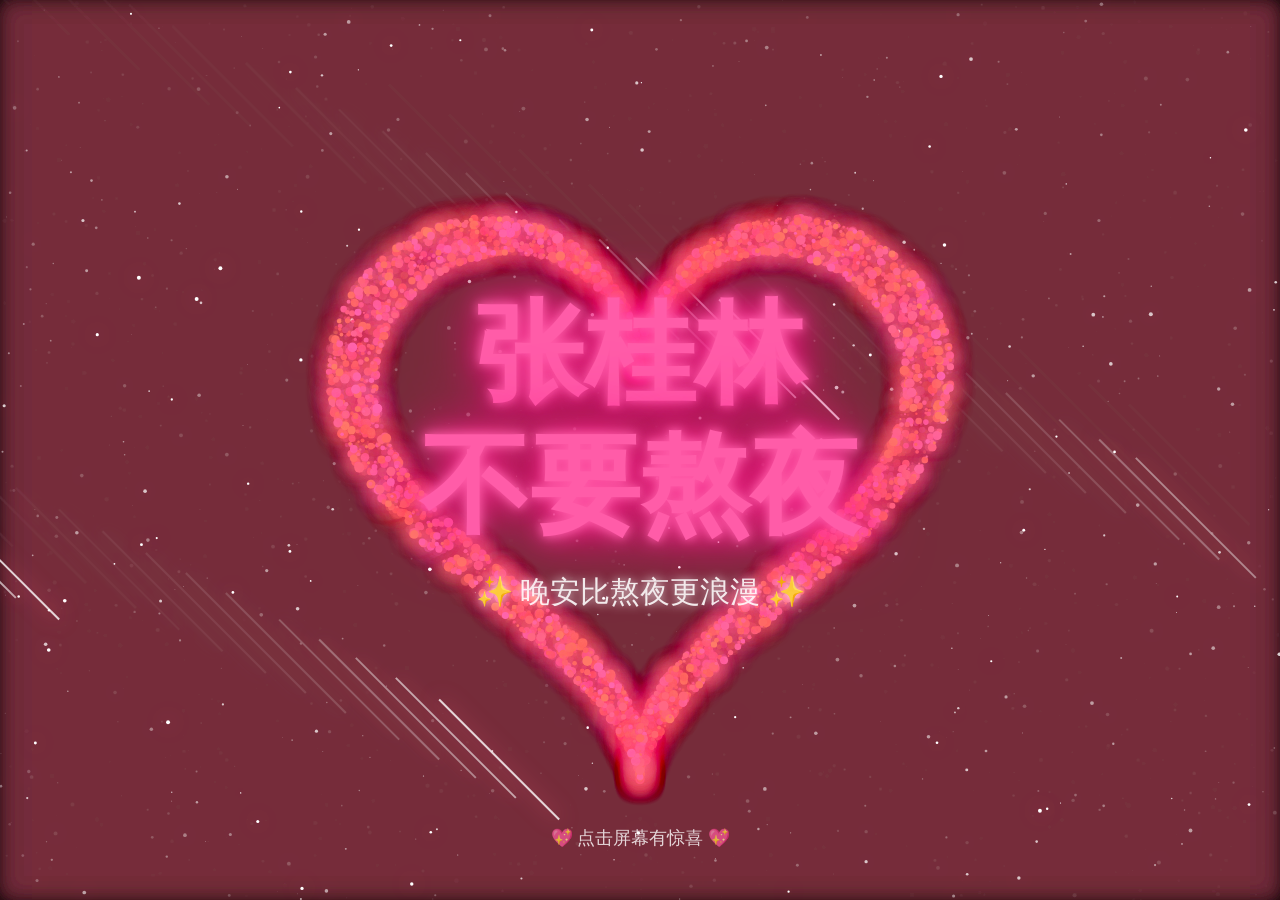
<file: index1.html>
<!DOCTYPE html>
<html lang="zh">
<head>

<meta charset="UTF-8">
<meta name="viewport" content="width=device-width,initial-scale=1.0,user-scalable=no">

<title>张桂林不要熬夜</title>

<style>

*{
    margin:0;
    padding:0;
    box-sizing:border-box;
}

body{

    overflow:hidden;
    background:black;
    font-family:"Microsoft YaHei";
}

canvas{
    position:fixed;
    top:0;
    left:0;
}

.center{

    position:absolute;

    width:100%;

    top:50%;
    left:50%;

    transform:translate(-50%,-50%);

    text-align:center;

    z-index:10;
}

.title{

    font-size:clamp(42px,10vw,110px);

    font-weight:bold;

    color:#ff5ca8;

    line-height:1.2;

    text-shadow:
    0 0 10px #ff5ca8,
    0 0 20px #ff5ca8,
    0 0 40px #ff0080,
    0 0 80px #ff0080;

    animation:pulse 2s infinite alternate;
}

.tip{

    margin-top:20px;

    font-size:clamp(18px,4vw,30px);

    color:white;

    opacity:0.9;

    text-shadow:0 0 10px white;
}

.bottom{

    position:absolute;

    bottom:50px;

    width:100%;

    text-align:center;

    color:white;

    font-size:18px;

    opacity:0.8;

    z-index:20;

    animation:updown 2s infinite;
}

@keyframes pulse{

    from{
        transform:scale(1);
    }

    to{
        transform:scale(1.08);
    }
}

@keyframes updown{

    0%{
        transform:translateY(0px);
    }

    50%{
        transform:translateY(-10px);
    }

    100%{
        transform:translateY(0px);
    }
}

</style>
</head>

<body>

<canvas id="c"></canvas>

<div class="center">

    <div class="title">
        张桂林<br>
        不要熬夜
    </div>

    <div class="tip">
        ✨ 晚安比熬夜更浪漫 ✨
    </div>

</div>

<div class="bottom">
    💖 点击屏幕有惊喜 💖
</div>

<script>

const canvas=document.getElementById("c");
const ctx=canvas.getContext("2d");

function resize(){

    canvas.width=window.innerWidth;
    canvas.height=window.innerHeight;
}

resize();

window.onresize=resize;

let particles=[];
let fireworks=[];
let hearts=[];

function heartShape(t){

    let x=16*Math.pow(Math.sin(t),3);

    let y=13*Math.cos(t)
          -5*Math.cos(2*t)
          -2*Math.cos(3*t)
          -Math.cos(4*t);

    return {x,y};
}

class Particle{

    constructor(){

        let t=Math.random()*Math.PI*2;

        let h=heartShape(t);

        this.x=canvas.width/2+h.x*18;

        this.y=canvas.height/2-h.y*18;

        this.size=Math.random()*4+1;

        this.offset=Math.random()*100;

        this.color=`hsla(${330+Math.random()*40},100%,70%,1)`;
    }

    draw(time){

        let scale=1+Math.sin(time*0.002+this.offset)*0.08;

        let x=canvas.width/2+(this.x-canvas.width/2)*scale;

        let y=canvas.height/2+(this.y-canvas.height/2)*scale;

        ctx.beginPath();

        ctx.arc(x,y,this.size,0,Math.PI*2);

        ctx.fillStyle=this.color;

        ctx.shadowBlur=20;

        ctx.shadowColor=this.color;

        ctx.fill();
    }
}

for(let i=0;i<3500;i++){

    particles.push(new Particle());
}

function stars(){

    for(let i=0;i<100;i++){

        let x=Math.random()*canvas.width;

        let y=Math.random()*canvas.height;

        let r=Math.random()*2;

        ctx.beginPath();

        ctx.arc(x,y,r,0,Math.PI*2);

        ctx.fillStyle="white";

        ctx.fill();
    }
}

class Firework{

    constructor(x,y){

        this.x=x;
        this.y=y;

        this.life=100;

        this.particles=[];

        for(let i=0;i<80;i++){

            this.particles.push({

                x:x,
                y:y,

                dx:(Math.random()-0.5)*8,
                dy:(Math.random()-0.5)*8,

                size:Math.random()*4+1,

                color:`hsla(${330+Math.random()*40},100%,70%,1)`
            });
        }
    }

    draw(){

        this.life--;

        this.particles.forEach(p=>{

            p.x+=p.dx;
            p.y+=p.dy;

            ctx.beginPath();

            ctx.arc(p.x,p.y,p.size,0,Math.PI*2);

            ctx.fillStyle=p.color;

            ctx.shadowBlur=20;

            ctx.shadowColor=p.color;

            ctx.fill();
        });
    }
}

document.addEventListener("click",e=>{

    fireworks.push(new Firework(e.clientX,e.clientY));
});

function meteors(time){

    for(let i=0;i<3;i++){

        let x=(time*0.2+i*500)%canvas.width;

        let y=(time*0.1+i*200)%canvas.height;

        ctx.beginPath();

        ctx.moveTo(x,y);

        ctx.lineTo(x-120,y-120);

        ctx.strokeStyle="rgba(255,255,255,0.8)";

        ctx.lineWidth=2;

        ctx.stroke();
    }
}

function animate(time){

    ctx.fillStyle="rgba(0,0,0,0.15)";

    ctx.fillRect(0,0,canvas.width,canvas.height);

    stars();

    meteors(time);

    particles.forEach(p=>{

        p.draw(time);
    });

    fireworks.forEach((f,index)=>{

        f.draw();

        if(f.life<=0){

            fireworks.splice(index,1);
        }
    });

    requestAnimationFrame(animate);
}

animate();

</script>

</body>
</html>
</file>
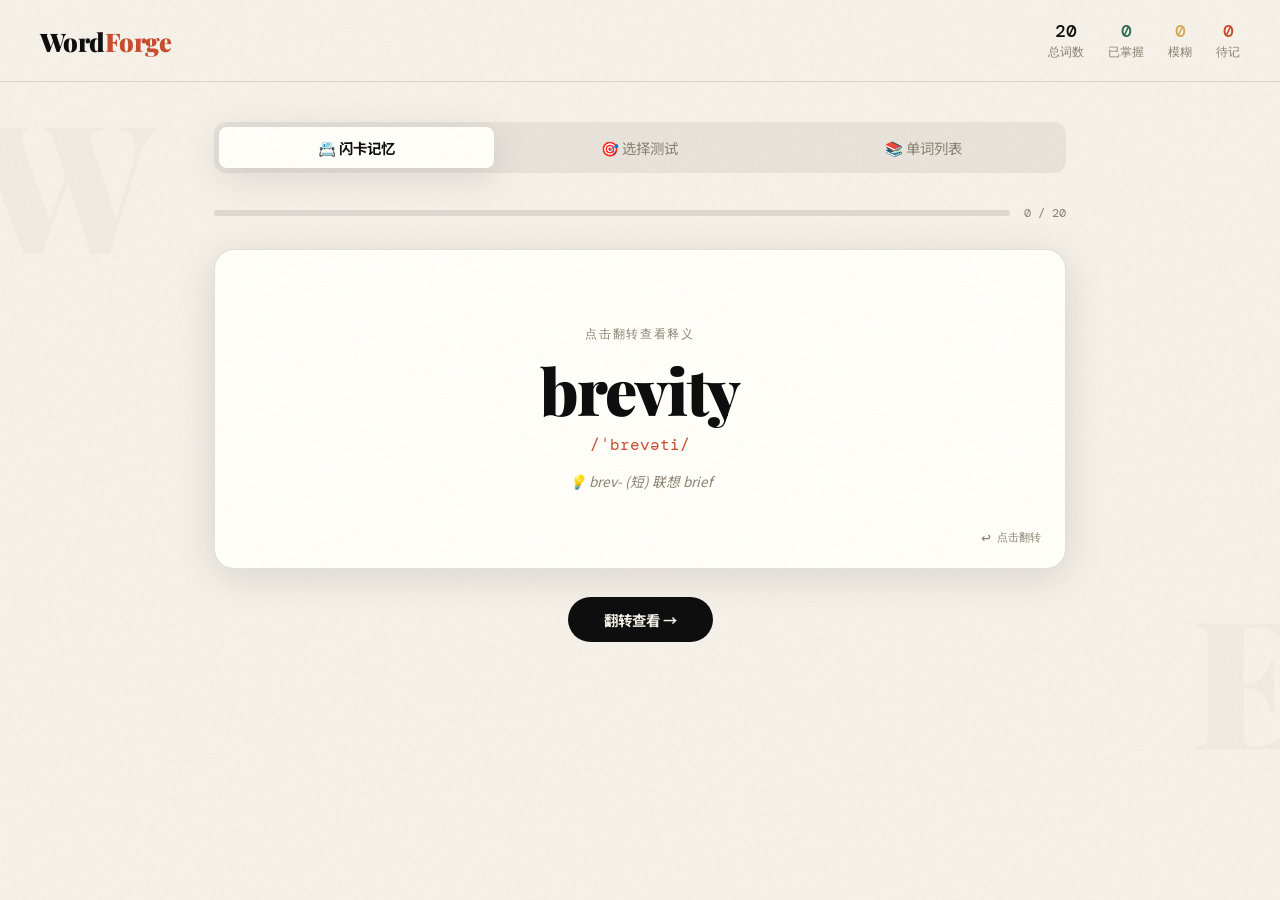
<file: index11.html>
<!DOCTYPE html>
<html lang="zh-CN">
<head>
<meta charset="UTF-8">
<meta name="viewport" content="width=device-width, initial-scale=1.0">
<title>WordForge · 英语单词记忆</title>
<link href="https://fonts.googleapis.com/css2?family=Playfair+Display:wght@400;700;900&family=DM+Mono:wght@300;400;500&family=Noto+Sans+SC:wght@300;400;700&display=swap" rel="stylesheet">
<style>
  :root {
    --ink: #0d0d0d;
    --paper: #f5f0e8;
    --accent: #c84b2f;
    --gold: #d4a853;
    --muted: #8a8070;
    --green: #2d6a4f;
    --card-bg: #fffef9;
    --shadow: 0 8px 40px rgba(13,13,13,0.12);
    --border: 1px solid rgba(13,13,13,0.12);
  }

  * { box-sizing: border-box; margin: 0; padding: 0; }

  body {
    font-family: 'Noto Sans SC', sans-serif;
    background: var(--paper);
    color: var(--ink);
    min-height: 100vh;
    overflow-x: hidden;
  }

  /* Grain texture overlay */
  body::before {
    content: '';
    position: fixed; inset: 0;
    background-image: url("data:image/svg+xml,%3Csvg viewBox='0 0 256 256' xmlns='http://www.w3.org/2000/svg'%3E%3Cfilter id='n'%3E%3CfeTurbulence type='fractalNoise' baseFrequency='0.9' numOctaves='4' stitchTiles='stitch'/%3E%3C/filter%3E%3Crect width='100%25' height='100%25' filter='url(%23n)' opacity='0.04'/%3E%3C/svg%3E");
    pointer-events: none; z-index: 9999; opacity: 0.5;
  }

  header {
    display: flex; align-items: center; justify-content: space-between;
    padding: 20px 40px;
    border-bottom: var(--border);
    position: sticky; top: 0;
    background: rgba(245,240,232,0.9);
    backdrop-filter: blur(12px);
    z-index: 100;
  }

  .logo {
    font-family: 'Playfair Display', serif;
    font-size: 1.6rem; font-weight: 900;
    letter-spacing: -0.02em;
    color: var(--ink);
  }
  .logo span { color: var(--accent); }

  .header-stats {
    display: flex; gap: 24px;
    font-family: 'DM Mono', monospace;
    font-size: 0.78rem; color: var(--muted);
  }
  .stat-item { display: flex; flex-direction: column; align-items: center; gap: 2px; }
  .stat-num { font-size: 1.1rem; font-weight: 500; color: var(--ink); }

  /* ── Main Layout ── */
  .container { max-width: 900px; margin: 0 auto; padding: 40px 24px; }

  /* ── Mode Selector ── */
  .mode-tabs {
    display: flex; gap: 8px; margin-bottom: 32px;
    background: rgba(13,13,13,0.06); border-radius: 12px; padding: 5px;
  }
  .mode-tab {
    flex: 1; padding: 10px 16px; border: none;
    background: transparent; border-radius: 8px;
    font-family: 'Noto Sans SC', sans-serif;
    font-size: 0.9rem; cursor: pointer; color: var(--muted);
    transition: all 0.2s;
  }
  .mode-tab.active {
    background: var(--card-bg); color: var(--ink);
    box-shadow: var(--shadow);
    font-weight: 700;
  }

  /* ── Flash Card ── */
  .card-area { perspective: 1200px; margin-bottom: 28px; }

  .flash-card {
    width: 100%; min-height: 320px;
    background: var(--card-bg);
    border-radius: 20px;
    border: var(--border);
    box-shadow: var(--shadow);
    position: relative;
    cursor: pointer;
    transform-style: preserve-3d;
    transition: transform 0.6s cubic-bezier(0.34,1.56,0.64,1);
    user-select: none;
  }
  .flash-card.flipped { transform: rotateY(180deg); }

  .card-face {
    position: absolute; inset: 0;
    display: flex; flex-direction: column;
    align-items: center; justify-content: center;
    padding: 40px; backface-visibility: hidden;
    border-radius: 20px;
  }
  .card-back { transform: rotateY(180deg); background: var(--ink); color: var(--paper); border-radius: 20px; }

  .card-label {
    font-family: 'DM Mono', monospace;
    font-size: 0.72rem; letter-spacing: 0.15em;
    color: var(--muted); margin-bottom: 16px;
    text-transform: uppercase;
  }
  .card-back .card-label { color: rgba(245,240,232,0.5); }

  .card-word {
    font-family: 'Playfair Display', serif;
    font-size: clamp(2.4rem, 6vw, 4rem);
    font-weight: 900; line-height: 1;
    letter-spacing: -0.02em;
    text-align: center;
    color: var(--ink);
  }

  .card-phonetic {
    font-family: 'DM Mono', monospace;
    font-size: 1rem; color: var(--accent);
    margin-top: 12px;
  }

  .card-hint {
    font-size: 0.85rem; color: var(--muted);
    margin-top: 16px; font-style: italic;
  }

  .card-translation {
    font-size: 1.6rem; font-weight: 700;
    text-align: center; color: var(--paper);
    margin-bottom: 12px;
  }
  .card-example {
    font-size: 0.9rem; text-align: center;
    line-height: 1.6; color: rgba(245,240,232,0.75);
    font-style: italic; max-width: 420px;
  }
  .card-example em { color: var(--gold); font-style: normal; font-weight: 700; }

  .flip-hint {
    position: absolute; bottom: 20px; right: 24px;
    font-family: 'DM Mono', monospace;
    font-size: 0.7rem; color: var(--muted);
    display: flex; align-items: center; gap: 6px;
  }
  .flip-hint-icon { font-size: 1rem; }

  /* ── Card Actions ── */
  .card-actions {
    display: flex; gap: 12px; justify-content: center;
    margin-bottom: 32px;
  }
  .btn {
    padding: 12px 28px; border-radius: 50px;
    border: none; cursor: pointer;
    font-family: 'Noto Sans SC', sans-serif;
    font-size: 0.9rem; font-weight: 700;
    transition: all 0.2s; display: flex; align-items: center; gap: 8px;
  }
  .btn-forget {
    background: rgba(200,75,47,0.1); color: var(--accent);
    border: 1.5px solid var(--accent);
  }
  .btn-forget:hover { background: var(--accent); color: white; transform: translateY(-2px); }

  .btn-hard {
    background: rgba(212,168,83,0.12); color: var(--gold);
    border: 1.5px solid var(--gold);
  }
  .btn-hard:hover { background: var(--gold); color: white; transform: translateY(-2px); }

  .btn-know {
    background: rgba(45,106,79,0.1); color: var(--green);
    border: 1.5px solid var(--green);
  }
  .btn-know:hover { background: var(--green); color: white; transform: translateY(-2px); }

  .btn-next {
    background: var(--ink); color: var(--paper);
    padding: 12px 36px;
  }
  .btn-next:hover { background: #2a2a2a; transform: translateY(-2px); box-shadow: 0 6px 20px rgba(13,13,13,0.25); }

  /* ── Progress Bar ── */
  .progress-wrap {
    display: flex; align-items: center; gap: 14px;
    margin-bottom: 28px;
  }
  .progress-bar {
    flex: 1; height: 6px; background: rgba(13,13,13,0.1);
    border-radius: 3px; overflow: hidden;
  }
  .progress-fill {
    height: 100%; background: linear-gradient(90deg, var(--accent), var(--gold));
    border-radius: 3px; transition: width 0.4s ease;
  }
  .progress-text {
    font-family: 'DM Mono', monospace;
    font-size: 0.78rem; color: var(--muted); white-space: nowrap;
  }

  /* ── Word List Panel ── */
  .word-list { display: none; }
  .word-list.active { display: block; }
  .flashcard-panel { display: none; }
  .flashcard-panel.active { display: block; }
  .quiz-panel { display: none; }
  .quiz-panel.active { display: block; }

  .section-title {
    font-family: 'Playfair Display', serif;
    font-size: 1.4rem; font-weight: 700;
    margin-bottom: 20px; color: var(--ink);
    display: flex; align-items: center; gap: 12px;
  }
  .section-badge {
    font-family: 'DM Mono', monospace;
    font-size: 0.7rem; background: var(--accent);
    color: white; padding: 3px 10px; border-radius: 50px;
    font-weight: 400;
  }

  .word-grid {
    display: grid; grid-template-columns: repeat(auto-fill, minmax(240px, 1fr));
    gap: 12px;
  }
  .word-item {
    background: var(--card-bg); border: var(--border);
    border-radius: 12px; padding: 16px 20px;
    display: flex; justify-content: space-between; align-items: flex-start;
    transition: all 0.2s; cursor: pointer;
  }
  .word-item:hover { transform: translateY(-3px); box-shadow: var(--shadow); }
  .word-item.known { border-left: 3px solid var(--green); }
  .word-item.hard { border-left: 3px solid var(--gold); }
  .word-item.forget { border-left: 3px solid var(--accent); }

  .wi-word { font-family: 'Playfair Display', serif; font-size: 1.1rem; font-weight: 700; }
  .wi-phonetic { font-family: 'DM Mono', monospace; font-size: 0.72rem; color: var(--accent); margin-top: 2px; }
  .wi-meaning { font-size: 0.82rem; color: var(--muted); margin-top: 4px; }
  .wi-status { width: 8px; height: 8px; border-radius: 50%; margin-top: 5px; background: rgba(13,13,13,0.15); flex-shrink: 0; }
  .wi-status.known { background: var(--green); }
  .wi-status.hard { background: var(--gold); }
  .wi-status.forget { background: var(--accent); }

  /* ── Quiz Panel ── */
  .quiz-question {
    background: var(--card-bg); border: var(--border);
    border-radius: 20px; padding: 40px; margin-bottom: 20px;
    box-shadow: var(--shadow); text-align: center;
  }
  .quiz-prompt {
    font-family: 'DM Mono', monospace; font-size: 0.78rem;
    color: var(--muted); text-transform: uppercase; letter-spacing: 0.1em;
    margin-bottom: 16px;
  }
  .quiz-word {
    font-family: 'Playfair Display', serif;
    font-size: clamp(2rem, 5vw, 3.2rem);
    font-weight: 900; color: var(--ink);
  }

  .quiz-options { display: grid; grid-template-columns: 1fr 1fr; gap: 12px; }
  .quiz-option {
    background: var(--card-bg); border: 1.5px solid rgba(13,13,13,0.12);
    border-radius: 12px; padding: 16px 20px;
    font-family: 'Noto Sans SC', sans-serif; font-size: 0.95rem;
    cursor: pointer; text-align: left; transition: all 0.2s;
    display: flex; align-items: center; gap: 12px;
  }
  .quiz-option:hover:not(.disabled) { border-color: var(--ink); transform: translateY(-2px); box-shadow: var(--shadow); }
  .quiz-option.correct { background: rgba(45,106,79,0.1); border-color: var(--green); color: var(--green); }
  .quiz-option.wrong { background: rgba(200,75,47,0.08); border-color: var(--accent); color: var(--accent); }
  .quiz-option.disabled { cursor: default; }
  .opt-letter {
    width: 28px; height: 28px; border-radius: 8px;
    background: rgba(13,13,13,0.06); display: flex; align-items: center; justify-content: center;
    font-family: 'DM Mono', monospace; font-size: 0.8rem; font-weight: 500;
    flex-shrink: 0;
  }
  .quiz-option.correct .opt-letter { background: var(--green); color: white; }
  .quiz-option.wrong .opt-letter { background: var(--accent); color: white; }

  .quiz-result {
    text-align: center; padding: 16px;
    font-size: 0.95rem; font-weight: 700;
    border-radius: 12px; margin-top: 16px;
    display: none;
  }
  .quiz-result.show { display: block; }
  .quiz-result.correct-result { background: rgba(45,106,79,0.1); color: var(--green); }
  .quiz-result.wrong-result { background: rgba(200,75,47,0.08); color: var(--accent); }

  /* ── Animations ── */
  @keyframes fadeUp {
    from { opacity: 0; transform: translateY(20px); }
    to { opacity: 1; transform: translateY(0); }
  }
  @keyframes pulse {
    0%, 100% { transform: scale(1); }
    50% { transform: scale(1.05); }
  }

  .card-area { animation: fadeUp 0.4s ease both; }
  .card-actions { animation: fadeUp 0.4s 0.1s ease both; }

  /* ── Floating decorative elements ── */
  .deco {
    position: fixed; pointer-events: none; z-index: 0;
    font-family: 'Playfair Display', serif;
    font-size: 14vw; font-weight: 900;
    color: rgba(13,13,13,0.025); line-height: 1;
    user-select: none;
  }
  .deco-1 { top: 10%; left: -2%; }
  .deco-2 { bottom: 15%; right: -2%; }

  /* ── Completion Screen ── */
  .completion {
    display: none; text-align: center; padding: 60px 20px;
  }
  .completion.show { display: block; animation: fadeUp 0.5s ease; }
  .completion-emoji { font-size: 4rem; margin-bottom: 20px; }
  .completion-title {
    font-family: 'Playfair Display', serif;
    font-size: 2.4rem; font-weight: 900; margin-bottom: 12px;
  }
  .completion-sub { color: var(--muted); margin-bottom: 32px; font-size: 0.95rem; }
  .completion-stats {
    display: flex; gap: 24px; justify-content: center; margin-bottom: 36px;
  }
  .cs-item {
    padding: 20px 28px; border-radius: 16px; background: var(--card-bg);
    border: var(--border); min-width: 100px;
  }
  .cs-num { font-family: 'Playfair Display', serif; font-size: 2rem; font-weight: 900; }
  .cs-label { font-size: 0.78rem; color: var(--muted); margin-top: 4px; }
  .cs-know .cs-num { color: var(--green); }
  .cs-hard .cs-num { color: var(--gold); }
  .cs-forget .cs-num { color: var(--accent); }

  /* ── Toast ── */
  .toast {
    position: fixed; bottom: 32px; left: 50%; transform: translateX(-50%) translateY(80px);
    background: var(--ink); color: var(--paper);
    padding: 12px 24px; border-radius: 50px;
    font-size: 0.88rem; font-weight: 500;
    transition: transform 0.3s ease; z-index: 9998;
    white-space: nowrap;
  }
  .toast.show { transform: translateX(-50%) translateY(0); }

  @media (max-width: 600px) {
    header { padding: 16px 20px; }
    .container { padding: 24px 16px; }
    .quiz-options { grid-template-columns: 1fr; }
    .completion-stats { flex-wrap: wrap; }
    .card-actions { flex-wrap: wrap; }
  }
</style>
</head>
<body>

<div class="deco deco-1">W</div>
<div class="deco deco-2">E</div>

<header>
  <div class="logo">Word<span>Forge</span></div>
  <div class="header-stats">
    <div class="stat-item">
      <span class="stat-num" id="totalCount">0</span>
      <span>总词数</span>
    </div>
    <div class="stat-item">
      <span class="stat-num" id="knownCount" style="color:var(--green)">0</span>
      <span>已掌握</span>
    </div>
    <div class="stat-item">
      <span class="stat-num" id="hardCount" style="color:var(--gold)">0</span>
      <span>模糊</span>
    </div>
    <div class="stat-item">
      <span class="stat-num" id="forgetCount" style="color:var(--accent)">0</span>
      <span>待记</span>
    </div>
  </div>
</header>

<div class="container">

  <!-- Mode Tabs -->
  <div class="mode-tabs">
    <button class="mode-tab active" onclick="switchMode('flashcard')">📇 闪卡记忆</button>
    <button class="mode-tab" onclick="switchMode('quiz')">🎯 选择测试</button>
    <button class="mode-tab" onclick="switchMode('wordlist')">📚 单词列表</button>
  </div>

  <!-- ═══ FLASHCARD PANEL ═══ -->
  <div class="flashcard-panel active" id="flashcardPanel">

    <div class="progress-wrap">
      <div class="progress-bar">
        <div class="progress-fill" id="progressFill" style="width:0%"></div>
      </div>
      <span class="progress-text" id="progressText">0 / 0</span>
    </div>

    <div class="card-area" id="cardArea">
      <div class="flash-card" id="flashCard" onclick="flipCard()">
        <div class="card-face card-front">
          <div class="card-label">点击翻转查看释义</div>
          <div class="card-word" id="cardWord">—</div>
          <div class="card-phonetic" id="cardPhonetic"></div>
          <div class="card-hint" id="cardHint"></div>
          <div class="flip-hint"><span class="flip-hint-icon">↩</span> 点击翻转</div>
        </div>
        <div class="card-face card-back">
          <div class="card-label">释义 & 例句</div>
          <div class="card-translation" id="cardTranslation"></div>
          <div class="card-example" id="cardExample"></div>
        </div>
      </div>
    </div>

    <div class="card-actions" id="ratingActions" style="display:none">
      <button class="btn btn-forget" onclick="rateCard('forget')">😰 不认识</button>
      <button class="btn btn-hard" onclick="rateCard('hard')">🤔 模糊</button>
      <button class="btn btn-know" onclick="rateCard('know')">✅ 已掌握</button>
    </div>

    <div class="card-actions" id="nextActions">
      <button class="btn btn-next" onclick="flipCard()">翻转查看 →</button>
    </div>

    <!-- Completion -->
    <div class="completion" id="completionScreen">
      <div class="completion-emoji">🎉</div>
      <div class="completion-title">本轮完成！</div>
      <div class="completion-sub">你已经过完了今天的所有单词</div>
      <div class="completion-stats">
        <div class="cs-item cs-know">
          <div class="cs-num" id="finalKnown">0</div>
          <div class="cs-label">已掌握</div>
        </div>
        <div class="cs-item cs-hard">
          <div class="cs-num" id="finalHard">0</div>
          <div class="cs-label">模糊</div>
        </div>
        <div class="cs-item cs-forget">
          <div class="cs-num" id="finalForget">0</div>
          <div class="cs-label">待记</div>
        </div>
      </div>
      <button class="btn btn-next" onclick="restartSession()">🔄 再来一遍</button>
    </div>
  </div>

  <!-- ═══ QUIZ PANEL ═══ -->
  <div class="quiz-panel" id="quizPanel">
    <div class="section-title">
      选择测试
      <span class="section-badge" id="quizBadge">0/0</span>
    </div>

    <div class="progress-wrap">
      <div class="progress-bar">
        <div class="progress-fill" id="quizProgressFill" style="width:0%"></div>
      </div>
      <span class="progress-text" id="quizProgressText">0 / 0</span>
    </div>

    <div class="quiz-question">
      <div class="quiz-prompt">选出下列单词的正确释义</div>
      <div class="quiz-word" id="quizWord">—</div>
    </div>

    <div class="quiz-options" id="quizOptions"></div>
    <div class="quiz-result" id="quizResult"></div>

    <div style="text-align:center;margin-top:20px;display:none" id="quizNextWrap">
      <button class="btn btn-next" onclick="nextQuiz()">下一题 →</button>
    </div>
  </div>

  <!-- ═══ WORD LIST PANEL ═══ -->
  <div class="word-list" id="wordlistPanel">
    <div class="section-title">
      全部单词
      <span class="section-badge" id="listBadge">0 词</span>
    </div>
    <div class="word-grid" id="wordGrid"></div>
  </div>

</div>

<div class="toast" id="toast"></div>

<script>
// ─── Word Bank ───────────────────────────────────────────────────────────────
const WORDS = [
  { word:"abundant",   phonetic:"/əˈbʌndənt/",  meaning:"adj. 丰富的，充裕的",  example:"The region has abundant natural resources.",  hint:"ab- + undant (波浪→溢出)" },
  { word:"ambiguous",  phonetic:"/æmˈbɪɡjuəs/", meaning:"adj. 模棱两可的，含糊的", example:"His <em>ambiguous</em> answer confused everyone.",   hint:"ambi- (双) + 方向不确定" },
  { word:"brevity",    phonetic:"/ˈbrevəti/",   meaning:"n. 简洁；短暂",         example:"<em>Brevity</em> is the soul of wit.",           hint:"brev- (短) 联想 brief" },
  { word:"candid",     phonetic:"/ˈkændɪd/",    meaning:"adj. 坦率的，直言的",   example:"She gave a <em>candid</em> assessment.",          hint:"cand- (白色/纯粹) 联想 candle" },
  { word:"diligent",   phonetic:"/ˈdɪlɪdʒənt/", meaning:"adj. 勤勉的，刻苦的",  example:"He is a <em>diligent</em> student.",             hint:"dili- (喜爱) + gent (选择)"},
  { word:"eloquent",   phonetic:"/ˈeləkwənt/",  meaning:"adj. 雄辩的，有说服力的",example:"She gave an <em>eloquent</em> speech.",          hint:"e- + loqui (说话) → 说得好"},
  { word:"fastidious", phonetic:"/fæˈstɪdiəs/", meaning:"adj. 一丝不苟的；挑剔的",example:"He is <em>fastidious</em> about cleanliness.",   hint:"联想 fast + tedious → 细致到令人疲惫"},
  { word:"gratuitous", phonetic:"/ɡrəˈtjuːɪtəs/",meaning:"adj. 无偿的；无端的",  example:"The film contains <em>gratuitous</em> violence.", hint:"gratu- (感谢/免费) 联想 gratitude"},
  { word:"harbinger",  phonetic:"/ˈhɑːbɪndʒər/",meaning:"n. 先兆，先驱",        example:"Swallows are <em>harbingers</em> of spring.",     hint:"har- + binger → 带来消息者"},
  { word:"imminent",   phonetic:"/ˈɪmɪnənt/",   meaning:"adj. 即将来临的，迫在眉睫的",example:"Danger was <em>imminent</em>.",           hint:"im- + minent (突出) → 悬在头上"},
  { word:"juxtapose",  phonetic:"/ˌdʒʌkstəˈpəʊz/",meaning:"v. 并置，对照放置",  example:"The artist <em>juxtaposed</em> light and dark.", hint:"juxta- (紧挨着) + pose (放)"},
  { word:"keen",       phonetic:"/kiːn/",        meaning:"adj. 热切的；敏锐的",   example:"She has a <em>keen</em> eye for detail.",         hint:"联想 keen interest 强烈兴趣"},
  { word:"lucid",      phonetic:"/ˈluːsɪd/",     meaning:"adj. 清晰的；神志清醒的",example:"He gave a <em>lucid</em> explanation.",         hint:"luc- (光) 联想 light → 明亮清晰"},
  { word:"meticulous", phonetic:"/məˈtɪkjələs/", meaning:"adj. 细致的，一丝不苟的",example:"She is <em>meticulous</em> in her work.",       hint:"metu- (恐惧) → 怕出错所以仔细"},
  { word:"novel",      phonetic:"/ˈnɒvəl/",      meaning:"adj. 新颖的 n. 小说",   example:"That's a <em>novel</em> approach.",              hint:"nov- (新) 联想 innovation"},
  { word:"obscure",    phonetic:"/əbˈskjʊər/",   meaning:"adj./v. 晦涩的；遮掩",  example:"The meaning was <em>obscure</em>.",              hint:"ob- (对着) + scure (遮蔽)"},
  { word:"paramount",  phonetic:"/ˈpærəmaʊnt/",  meaning:"adj. 最重要的，首要的", example:"Safety is of <em>paramount</em> importance.",    hint:"para- (超过) + mount (山顶)"},
  { word:"quandary",   phonetic:"/ˈkwɒndəri/",   meaning:"n. 困惑，进退两难",     example:"He was in a <em>quandary</em>.",                 hint:"联想 quan → question 疑问"},
  { word:"resilient",  phonetic:"/rɪˈzɪliənt/",  meaning:"adj. 有韧性的，快速恢复的",example:"Children are often very <em>resilient</em>.",  hint:"re- + sili (跳) → 弹回来"},
  { word:"serendipity",phonetic:"/ˌserənˈdɪpɪti/",meaning:"n. 意外之喜；偶然发现",example:"Finding the book was pure <em>serendipity</em>.",hint:"源自波斯童话国 Serendip"},
];

// ─── State ───────────────────────────────────────────────────────────────────
let status = {};    // word → 'know' | 'hard' | 'forget' | null
let deck = [];      // current shuffle
let deckIdx = 0;
let isFlipped = false;

// Quiz
let quizWords = [];
let quizIdx = 0;
let quizScore = 0;
let quizAnswered = false;

// ─── Init ────────────────────────────────────────────────────────────────────
function init() {
  WORDS.forEach(w => status[w.word] = null);
  deck = shuffle([...WORDS]);
  deckIdx = 0;
  updateStats();
  showCard();
  buildWordGrid();
  initQuiz();
}

function shuffle(arr) {
  for (let i = arr.length - 1; i > 0; i--) {
    const j = Math.floor(Math.random() * (i + 1));
    [arr[i], arr[j]] = [arr[j], arr[i]];
  }
  return arr;
}

// ─── Stats ───────────────────────────────────────────────────────────────────
function updateStats() {
  document.getElementById('totalCount').textContent = WORDS.length;
  const known = Object.values(status).filter(s => s === 'know').length;
  const hard  = Object.values(status).filter(s => s === 'hard').length;
  const forget = Object.values(status).filter(s => s === 'forget').length;
  document.getElementById('knownCount').textContent = known;
  document.getElementById('hardCount').textContent = hard;
  document.getElementById('forgetCount').textContent = forget;
}

// ─── Flashcard ───────────────────────────────────────────────────────────────
function showCard() {
  if (deckIdx >= deck.length) { showCompletion(); return; }

  const w = deck[deckIdx];
  const card = document.getElementById('flashCard');

  // Reset
  isFlipped = false;
  card.classList.remove('flipped');
  card.style.animation = 'fadeUp 0.3s ease both';
  setTimeout(() => card.style.animation = '', 350);

  document.getElementById('cardWord').textContent = w.word;
  document.getElementById('cardPhonetic').textContent = w.phonetic;
  document.getElementById('cardHint').textContent = '💡 ' + w.hint;
  document.getElementById('cardTranslation').textContent = w.meaning;
  document.getElementById('cardExample').innerHTML = w.example;

  document.getElementById('ratingActions').style.display = 'none';
  document.getElementById('nextActions').style.display = 'flex';
  document.getElementById('completionScreen').classList.remove('show');
  document.getElementById('cardArea').style.display = 'block';

  // Progress
  const pct = Math.round(deckIdx / deck.length * 100);
  document.getElementById('progressFill').style.width = pct + '%';
  document.getElementById('progressText').textContent = `${deckIdx} / ${deck.length}`;
}

function flipCard() {
  const card = document.getElementById('flashCard');
  isFlipped = !isFlipped;
  card.classList.toggle('flipped', isFlipped);

  if (isFlipped) {
    document.getElementById('ratingActions').style.display = 'flex';
    document.getElementById('nextActions').style.display = 'none';
  }
}

function rateCard(rating) {
  const w = deck[deckIdx];
  status[w.word] = rating;
  updateStats();

  const msgs = { know: '✅ 太棒了！', hard: '🤔 继续加油！', forget: '📝 已标记复习' };
  showToast(msgs[rating]);

  deckIdx++;
  updateWordGrid();
  setTimeout(showCard, 280);
}

function showCompletion() {
  document.getElementById('cardArea').style.display = 'none';
  document.getElementById('nextActions').style.display = 'none';
  document.getElementById('ratingActions').style.display = 'none';

  const known = Object.values(status).filter(s => s === 'know').length;
  const hard  = Object.values(status).filter(s => s === 'hard').length;
  const forget = Object.values(status).filter(s => s === 'forget').length;
  document.getElementById('finalKnown').textContent = known;
  document.getElementById('finalHard').textContent = hard;
  document.getElementById('finalForget').textContent = forget;

  document.getElementById('completionScreen').classList.add('show');

  // Final progress
  document.getElementById('progressFill').style.width = '100%';
  document.getElementById('progressText').textContent = `${deck.length} / ${deck.length}`;
}

function restartSession() {
  deck = shuffle([...WORDS]);
  deckIdx = 0;
  document.getElementById('completionScreen').classList.remove('show');
  document.getElementById('cardArea').style.display = 'block';
  showCard();
}

// ─── Quiz ────────────────────────────────────────────────────────────────────
function initQuiz() {
  quizWords = shuffle([...WORDS]);
  quizIdx = 0;
  quizScore = 0;
  showQuiz();
}

function showQuiz() {
  if (quizIdx >= quizWords.length) { showQuiz(); return; } // loop
  const w = quizWords[quizIdx];
  quizAnswered = false;

  document.getElementById('quizWord').textContent = w.word;
  document.getElementById('quizResult').className = 'quiz-result';
  document.getElementById('quizNextWrap').style.display = 'none';

  // Build options: 1 correct + 3 wrong
  const others = WORDS.filter(x => x.word !== w.word);
  const wrong = shuffle(others).slice(0, 3);
  const options = shuffle([w, ...wrong]);

  const letters = ['A','B','C','D'];
  const container = document.getElementById('quizOptions');
  container.innerHTML = '';
  options.forEach((opt, i) => {
    const btn = document.createElement('button');
    btn.className = 'quiz-option';
    btn.innerHTML = `<span class="opt-letter">${letters[i]}</span>${opt.meaning}`;
    btn.onclick = () => answerQuiz(btn, opt.word === w.word, opt.meaning, w.meaning);
    container.appendChild(btn);
  });

  const pct = Math.round(quizIdx / quizWords.length * 100);
  document.getElementById('quizProgressFill').style.width = pct + '%';
  document.getElementById('quizProgressText').textContent = `${quizIdx} / ${quizWords.length}`;
  document.getElementById('quizBadge').textContent = `${quizIdx}/${quizWords.length}`;
}

function answerQuiz(btn, isCorrect, chosen, correct) {
  if (quizAnswered) return;
  quizAnswered = true;

  document.querySelectorAll('.quiz-option').forEach(b => b.classList.add('disabled'));

  const result = document.getElementById('quizResult');
  if (isCorrect) {
    btn.classList.add('correct');
    result.textContent = '🎉 正确！';
    result.className = 'quiz-result show correct-result';
    quizScore++;
  } else {
    btn.classList.add('wrong');
    // Highlight correct
    document.querySelectorAll('.quiz-option').forEach(b => {
      if (b.textContent.includes(correct)) b.classList.add('correct');
    });
    result.textContent = `❌ 错误，正确答案是：${correct}`;
    result.className = 'quiz-result show wrong-result';
  }

  document.getElementById('quizNextWrap').style.display = 'block';
}

function nextQuiz() {
  quizIdx = (quizIdx + 1) % quizWords.length;
  if (quizIdx === 0) quizWords = shuffle([...WORDS]);
  showQuiz();
}

// ─── Word List ────────────────────────────────────────────────────────────────
function buildWordGrid() {
  const grid = document.getElementById('wordGrid');
  grid.innerHTML = '';
  document.getElementById('listBadge').textContent = WORDS.length + ' 词';

  WORDS.forEach(w => {
    const s = status[w.word];
    const div = document.createElement('div');
    div.className = 'word-item' + (s ? ' ' + s : '');
    div.id = 'wi-' + w.word;
    div.innerHTML = `
      <div>
        <div class="wi-word">${w.word}</div>
        <div class="wi-phonetic">${w.phonetic}</div>
        <div class="wi-meaning">${w.meaning}</div>
      </div>
      <div class="wi-status ${s || ''}" id="ws-${w.word}"></div>
    `;
    div.onclick = () => {
      switchMode('flashcard');
      const idx = deck.findIndex(x => x.word === w.word);
      if (idx !== -1) { deckIdx = idx; showCard(); }
    };
    grid.appendChild(div);
  });
}

function updateWordGrid() {
  WORDS.forEach(w => {
    const s = status[w.word];
    const item = document.getElementById('wi-' + w.word);
    const dot  = document.getElementById('ws-' + w.word);
    if (item) { item.className = 'word-item' + (s ? ' ' + s : ''); }
    if (dot)  { dot.className = 'wi-status ' + (s || ''); }
  });
}

// ─── Mode Switching ───────────────────────────────────────────────────────────
function switchMode(mode) {
  document.querySelectorAll('.mode-tab').forEach((t, i) => {
    const modes = ['flashcard','quiz','wordlist'];
    t.classList.toggle('active', modes[i] === mode);
  });
  document.getElementById('flashcardPanel').classList.toggle('active', mode === 'flashcard');
  document.getElementById('quizPanel').classList.toggle('active', mode === 'quiz');
  document.getElementById('wordlistPanel').classList.toggle('active', mode === 'wordlist');

  if (mode === 'wordlist') updateWordGrid();
}

// ─── Toast ────────────────────────────────────────────────────────────────────
function showToast(msg) {
  const t = document.getElementById('toast');
  t.textContent = msg;
  t.classList.add('show');
  setTimeout(() => t.classList.remove('show'), 1800);
}

// ─── Keyboard Shortcuts ───────────────────────────────────────────────────────
document.addEventListener('keydown', e => {
  const fp = document.getElementById('flashcardPanel');
  if (!fp.classList.contains('active')) return;
  if (e.key === ' ' || e.key === 'ArrowRight') { e.preventDefault(); flipCard(); }
  if (isFlipped) {
    if (e.key === '1') rateCard('forget');
    if (e.key === '2') rateCard('hard');
    if (e.key === '3') rateCard('know');
  }
});

// ─── Boot ─────────────────────────────────────────────────────────────────────
init();
</script>
</body>
</html>
</file>
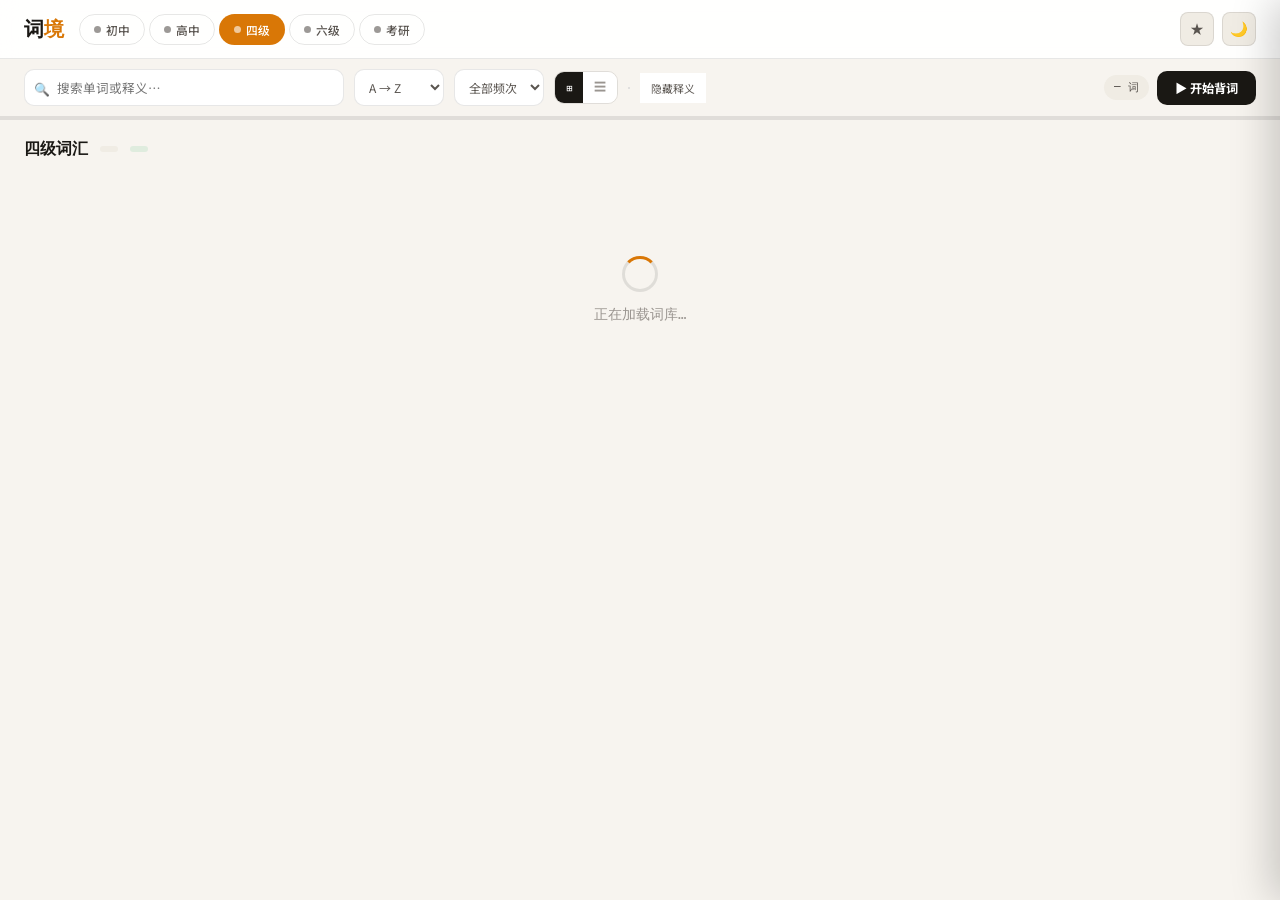
<file: index4.html>
<!DOCTYPE html>
<html lang="zh-CN">
<head>
<meta charset="UTF-8">
<meta name="viewport" content="width=device-width, initial-scale=1.0">
<title>词境 · 英语词汇学习</title>
<link href="https://fonts.googleapis.com/css2?family=Lora:ital,wght@0,400;0,600;0,700;1,400&family=DM+Mono:wght@300;400;500&family=Noto+Sans+SC:wght@300;400;500;700&display=swap" rel="stylesheet">
<style>
/* ═══════════════════════════════════════════════════════
   ROOT & THEME
═══════════════════════════════════════════════════════ */
:root {
  --bg: #f7f4ef;
  --surface: #ffffff;
  --surface2: #f0ece4;
  --ink: #1a1814;
  --ink2: #5a5550;
  --ink3: #9a9590;
  --border: rgba(26,24,20,0.10);
  --shadow-sm: 0 2px 8px rgba(26,24,20,0.07);
  --shadow-md: 0 6px 24px rgba(26,24,20,0.10);
  --shadow-lg: 0 16px 48px rgba(26,24,20,0.14);

  /* Level colors */
  --junior: #2563eb;   --junior-bg: #eff6ff;   --junior-light: #dbeafe;
  --senior: #059669;   --senior-bg: #ecfdf5;   --senior-light: #d1fae5;
  --cet4:   #d97706;   --cet4-bg:   #fffbeb;   --cet4-light:   #fde68a;
  --cet6:   #7c3aed;   --cet6-bg:   #f5f3ff;   --cet6-light:   #ede9fe;
  --kaoyan: #dc2626;   --kaoyan-bg: #fef2f2;   --kaoyan-light: #fecaca;

  --fav: #e11d48;
  --unknown: #dc2626;
  --known: #16a34a;
  --accent: #1a1814;

  --radius: 14px;
  --radius-sm: 8px;
}
body.dark {
  --bg: #141210;
  --surface: #1e1c19;
  --surface2: #252320;
  --ink: #f0ece4;
  --ink2: #a8a49e;
  --ink3: #6a6660;
  --border: rgba(240,236,228,0.09);
  --shadow-sm: 0 2px 8px rgba(0,0,0,0.3);
  --shadow-md: 0 6px 24px rgba(0,0,0,0.35);
  --shadow-lg: 0 16px 48px rgba(0,0,0,0.45);
}

* { box-sizing: border-box; margin: 0; padding: 0; }
html { font-size: 15px; }
body {
  font-family: 'Noto Sans SC', sans-serif;
  background: var(--bg);
  color: var(--ink);
  min-height: 100vh;
  overflow-x: hidden;
  transition: background .3s, color .3s;
}

/* ═══════════════════════════════════════════════════════
   SCROLLBAR
═══════════════════════════════════════════════════════ */
::-webkit-scrollbar { width: 5px; }
::-webkit-scrollbar-track { background: transparent; }
::-webkit-scrollbar-thumb { background: var(--border); border-radius: 4px; }

/* ═══════════════════════════════════════════════════════
   LAYOUT
═══════════════════════════════════════════════════════ */
.app { display: flex; flex-direction: column; min-height: 100vh; }

/* ─ Header ─ */
.header {
  display: flex; align-items: center; gap: 16px;
  padding: 12px 24px; border-bottom: 1px solid var(--border);
  background: var(--surface); position: sticky; top: 0; z-index: 100;
  backdrop-filter: blur(12px); background: rgba(255,255,255,0.92);
}
body.dark .header { background: rgba(30,28,25,0.92); }

.logo {
  font-family: 'Lora', serif; font-size: 1.3rem; font-weight: 700;
  letter-spacing: -.02em; white-space: nowrap; color: var(--ink);
}
.logo em { font-style: normal; color: var(--cet4); }

/* Level tabs */
.level-tabs { display: flex; gap: 4px; flex: 1; flex-wrap: wrap; }
.ltab {
  padding: 6px 14px; border-radius: 50px; border: 1.5px solid var(--border);
  background: transparent; cursor: pointer; font-family: 'Noto Sans SC', sans-serif;
  font-size: .78rem; font-weight: 500; color: var(--ink2); transition: all .18s;
  white-space: nowrap; display: flex; align-items: center; gap: 5px;
}
.ltab:hover { border-color: var(--ink3); color: var(--ink); }
.ltab.active { color: #fff; border-color: transparent; }
.ltab[data-l="junior"].active  { background: var(--junior); }
.ltab[data-l="senior"].active  { background: var(--senior); }
.ltab[data-l="cet4"].active    { background: var(--cet4);   }
.ltab[data-l="cet6"].active    { background: var(--cet6);   }
.ltab[data-l="kaoyan"].active  { background: var(--kaoyan); }
.ltab .ldot {
  width: 7px; height: 7px; border-radius: 50%;
  background: currentColor; opacity: .6;
}

.header-actions { display: flex; gap: 8px; align-items: center; flex-shrink: 0; }
.icon-btn {
  width: 34px; height: 34px; border-radius: var(--radius-sm);
  border: 1px solid var(--border); background: var(--surface2);
  cursor: pointer; font-size: .95rem; display: flex; align-items: center;
  justify-content: center; color: var(--ink2); transition: all .15s;
}
.icon-btn:hover { background: var(--surface); color: var(--ink); transform: scale(1.06); }
.icon-btn.active { background: var(--fav); color: #fff; border-color: var(--fav); }

/* ─ Toolbar ─ */
.toolbar {
  display: flex; gap: 10px; align-items: center; flex-wrap: wrap;
  padding: 10px 24px; border-bottom: 1px solid var(--border);
  background: var(--bg); position: sticky; top: 57px; z-index: 90;
}
.search-wrap { position: relative; flex: 1; min-width: 160px; max-width: 320px; }
.search-wrap .si { position: absolute; left: 10px; top: 50%; transform: translateY(-50%); font-size: .85rem; color: var(--ink3); pointer-events: none; }
.search-input {
  width: 100%; padding: 8px 12px 8px 32px; border-radius: 10px;
  border: 1.5px solid var(--border); background: var(--surface);
  font-family: 'Noto Sans SC', sans-serif; font-size: .84rem; color: var(--ink);
  transition: border-color .15s;
}
.search-input:focus { outline: none; border-color: var(--cet4); }

.tb-sel {
  padding: 8px 10px; border-radius: 10px; border: 1.5px solid var(--border);
  background: var(--surface); font-family: 'Noto Sans SC', sans-serif;
  font-size: .8rem; color: var(--ink2); cursor: pointer;
}
.tb-sel:focus { outline: none; }

.tb-toggle {
  display: flex; border-radius: 10px; overflow: hidden;
  border: 1.5px solid var(--border);
}
.tb-toggle button {
  padding: 7px 11px; border: none; background: var(--surface);
  cursor: pointer; font-size: .82rem; color: var(--ink3);
  transition: all .15s;
}
.tb-toggle button.active { background: var(--ink); color: #fff; }

.tb-right { display: flex; gap: 8px; align-items: center; margin-left: auto; }
.stat-pill {
  padding: 5px 10px; border-radius: 50px; background: var(--surface2);
  font-family: 'DM Mono', monospace; font-size: .72rem; color: var(--ink2);
  white-space: nowrap;
}
.btn-study {
  padding: 8px 18px; border-radius: 10px; border: none;
  cursor: pointer; font-family: 'Noto Sans SC', sans-serif;
  font-size: .82rem; font-weight: 700; transition: all .2s;
  display: flex; align-items: center; gap: 6px; white-space: nowrap;
  background: var(--ink); color: #fff;
}
.btn-study:hover { opacity: .85; transform: translateY(-1px); box-shadow: var(--shadow-md); }

/* ─ Progress bar ─ */
.progress-band {
  height: 3px; background: var(--border);
  position: sticky; top: 105px; z-index: 89;
}
.progress-fill {
  height: 100%; transition: width .5s ease;
  background: linear-gradient(90deg, var(--junior), var(--cet4), var(--kaoyan));
}

/* ─ Main Grid ─ */
.main { padding: 18px 24px 40px; max-width: 1300px; margin: 0 auto; width: 100%; }

.section-head {
  display: flex; align-items: center; gap: 12px; margin-bottom: 16px;
}
.section-title {
  font-family: 'Lora', serif; font-size: 1.05rem; font-weight: 600; color: var(--ink);
}
.section-badge {
  font-family: 'DM Mono', monospace; font-size: .7rem; color: var(--ink3);
  background: var(--surface2); padding: 3px 9px; border-radius: 50px;
}

/* ─ Word Cards Grid ─ */
.wgrid {
  display: grid;
  grid-template-columns: repeat(auto-fill, minmax(190px, 1fr));
  gap: 10px;
}
.wgrid.list { grid-template-columns: 1fr; gap: 6px; }
.wgrid.hide-meaning .wcard-meaning { visibility: hidden; }

/* ─ Word Card ─ */
.wcard {
  background: var(--surface); border: 1px solid var(--border);
  border-radius: var(--radius); padding: 13px 14px;
  cursor: pointer; transition: all .18s; position: relative;
  display: flex; flex-direction: column; gap: 5px;
  box-shadow: var(--shadow-sm);
}
.wcard:hover { transform: translateY(-2px); box-shadow: var(--shadow-md); }
.wcard.is-unknown { border-left: 3px solid var(--unknown); }
.wcard.is-known   { border-left: 3px solid var(--known);   }
.wcard.is-fav::after {
  content: '★'; position: absolute; top: 8px; right: 10px;
  font-size: .75rem; color: var(--fav);
}

.wcard-row1 { display: flex; align-items: flex-start; justify-content: space-between; gap: 6px; }
.wcard-word {
  font-family: 'Lora', serif; font-size: 1.05rem; font-weight: 700;
  color: var(--ink); line-height: 1.2;
}
.wcard-badges { display: flex; gap: 4px; align-items: center; flex-shrink: 0; }
.freq-badge {
  font-size: .58rem; font-weight: 700; padding: 2px 5px; border-radius: 4px;
  font-family: 'Noto Sans SC', sans-serif; line-height: 1.4;
}
.wcard-ph {
  font-family: 'DM Mono', monospace; font-size: .68rem; color: var(--cet4);
  margin-top: 1px;
}
.wcard-meaning {
  font-size: .78rem; color: var(--ink2); line-height: 1.5;
  display: -webkit-box; -webkit-line-clamp: 2; -webkit-box-orient: vertical;
  overflow: hidden;
}
.wcard-actions {
  display: flex; gap: 5px; margin-top: 4px; padding-top: 6px;
  border-top: 1px solid var(--border);
}
.wa {
  padding: 3px 8px; border-radius: 5px; border: none;
  background: var(--surface2); font-size: .68rem; color: var(--ink2);
  cursor: pointer; font-family: 'Noto Sans SC', sans-serif; transition: all .14s;
}
.wa:hover { background: var(--border); color: var(--ink); }
.wa.fav-on { background: rgba(225,29,72,.1); color: var(--fav); }

/* List view */
.wgrid.list .wcard {
  flex-direction: row; align-items: center; gap: 14px; padding: 10px 16px;
}
.wgrid.list .wcard-left { flex-shrink: 0; min-width: 150px; }
.wgrid.list .wcard-meaning { flex: 1; -webkit-line-clamp: 1; }
.wgrid.list .wcard-actions { border-top: none; padding-top: 0; margin-top: 0; margin-left: auto; flex-shrink: 0; }

/* ─ Pagination ─ */
.pagination {
  display: flex; align-items: center; gap: 8px; justify-content: center;
  margin-top: 24px; flex-wrap: wrap;
}
.pg-btn {
  padding: 7px 13px; border-radius: 8px; border: 1px solid var(--border);
  background: var(--surface); cursor: pointer; font-family: 'DM Mono', monospace;
  font-size: .78rem; color: var(--ink2); transition: all .14s;
}
.pg-btn:hover { background: var(--surface2); }
.pg-btn.active { background: var(--ink); color: #fff; border-color: var(--ink); }
.pg-btn:disabled { opacity: .35; cursor: not-allowed; }

/* ─ Loading / Empty ─ */
.loading-screen, .empty-screen {
  display: flex; flex-direction: column; align-items: center; justify-content: center;
  padding: 80px 20px; gap: 14px; color: var(--ink3);
}
.loading-spin {
  width: 36px; height: 36px; border: 3px solid var(--border);
  border-top-color: var(--cet4); border-radius: 50%;
  animation: spin .8s linear infinite;
}
@keyframes spin { to { transform: rotate(360deg); } }
.loading-text { font-size: .9rem; font-family: 'DM Mono', monospace; }

/* ═══════════════════════════════════════════════════════
   STUDY OVERLAY (Flashcard)
═══════════════════════════════════════════════════════ */
.study-overlay {
  display: none; position: fixed; inset: 0; z-index: 500;
  background: var(--bg); flex-direction: column;
  animation: fadeIn .22s ease;
}
.study-overlay.show { display: flex; }
@keyframes fadeIn { from { opacity: 0; } to { opacity: 1; } }

.study-header {
  display: flex; align-items: center; gap: 14px; padding: 14px 24px;
  border-bottom: 1px solid var(--border); background: var(--surface);
  flex-shrink: 0;
}
.study-close {
  width: 32px; height: 32px; border-radius: 8px; border: 1px solid var(--border);
  background: var(--surface2); cursor: pointer; font-size: .9rem;
  display: flex; align-items: center; justify-content: center; color: var(--ink2);
  transition: all .14s;
}
.study-close:hover { background: var(--ink); color: #fff; }
.study-hinfo { flex: 1; display: flex; align-items: center; gap: 12px; flex-wrap: wrap; }
.study-htitle { font-family: 'Lora', serif; font-weight: 600; font-size: .95rem; }
.study-hprog { font-family: 'DM Mono', monospace; font-size: .72rem; color: var(--ink3); }
.study-pbar { flex: 1; height: 4px; background: var(--border); border-radius: 2px; min-width: 80px; }
.study-pbar-fill {
  height: 100%; border-radius: 2px; transition: width .4s ease;
  background: linear-gradient(90deg, var(--junior), var(--cet4));
}
.study-hopts { display: flex; gap: 6px; align-items: center; }
.study-hbtn {
  padding: 5px 12px; border-radius: 6px; border: 1px solid var(--border);
  background: var(--surface2); font-size: .74rem; color: var(--ink2);
  cursor: pointer; font-family: 'Noto Sans SC', sans-serif; transition: all .14s;
}
.study-hbtn:hover { background: var(--surface); color: var(--ink); }
.study-hbtn.active { background: var(--ink); color: #fff; border-color: var(--ink); }

/* Card area */
.study-body {
  flex: 1; display: flex; flex-direction: column;
  align-items: center; justify-content: center;
  padding: 20px 24px; overflow: auto; gap: 16px;
}

.flip-area { perspective: 1400px; width: 100%; max-width: 540px; }
.flip-card {
  width: 100%; min-height: 310px;
  transform-style: preserve-3d;
  transition: transform .55s cubic-bezier(.4,0,.2,1);
  position: relative; cursor: pointer;
}
.flip-card.flipped { transform: rotateY(180deg); }

.flip-face {
  position: absolute; inset: 0; backface-visibility: hidden;
  border-radius: 20px; border: 1px solid var(--border);
  box-shadow: var(--shadow-lg);
  display: flex; flex-direction: column; align-items: center; justify-content: center;
  padding: 32px 36px; min-height: 310px;
}
.flip-front { background: var(--surface); }
.flip-back  { background: var(--ink); color: #fff; transform: rotateY(180deg); border-color: transparent; }

/* Front face */
.sf-level-tag { position: absolute; top: 16px; left: 16px; }
.sf-top-actions { position: absolute; top: 14px; right: 14px; display: flex; gap: 7px; }
.sf-icon {
  width: 32px; height: 32px; border-radius: 8px;
  border: 1px solid var(--border); background: var(--surface2);
  cursor: pointer; font-size: .85rem; display: flex; align-items: center;
  justify-content: center; color: var(--ink2); transition: all .14s;
}
.sf-icon:hover { background: var(--surface); transform: scale(1.08); }
.sf-icon.fav-on { background: rgba(225,29,72,.12); color: var(--fav); }
.sf-icon.speak-anim { animation: pulse .6s ease infinite; color: #2563eb; }
@keyframes pulse { 0%,100%{transform:scale(1)} 50%{transform:scale(1.14)} }

.sf-lbl { font-family: 'DM Mono', monospace; font-size: .64rem; letter-spacing: .1em; text-transform: uppercase; color: var(--ink3); margin-bottom: 10px; }
.sf-word {
  font-family: 'Lora', serif; font-size: clamp(2rem, 5.5vw, 3.4rem);
  font-weight: 700; text-align: center; cursor: pointer; color: var(--ink);
  line-height: 1; letter-spacing: -.02em; transition: color .14s;
}
.sf-word:hover { color: var(--cet4); }
.sf-ph { font-family: 'DM Mono', monospace; font-size: .88rem; color: var(--cet4); margin-top: 8px; }
.sf-hint {
  font-size: .78rem; color: var(--ink3); margin-top: 12px;
  font-style: italic; text-align: center; max-width: 360px; line-height: 1.5;
}
.flip-hint-label {
  position: absolute; bottom: 14px; right: 16px;
  font-family: 'DM Mono', monospace; font-size: .6rem; color: var(--ink3);
}

/* Back face */
.sb-type {
  font-family: 'DM Mono', monospace; font-size: .64rem; letter-spacing: .1em;
  text-transform: uppercase; color: rgba(255,255,255,.4); margin-bottom: 8px;
}
.sb-meaning {
  font-size: 1.4rem; font-weight: 700; text-align: center; color: #fff;
  line-height: 1.35; margin-bottom: 12px; max-width: 400px;
}
.sb-pos {
  font-family: 'DM Mono', monospace; font-size: .72rem; color: rgba(255,255,255,.5);
  margin-bottom: 16px;
}
.sb-divider { width: 40px; height: 1px; background: rgba(255,255,255,.15); margin-bottom: 14px; }
.sb-example {
  font-size: .84rem; text-align: center; line-height: 1.75;
  color: rgba(255,255,255,.65); max-width: 400px; font-style: italic;
}
.sb-example em { color: #fbbf24; font-style: normal; font-weight: 600; }
.sb-example-cn {
  font-size: .76rem; text-align: center; color: rgba(255,255,255,.4);
  margin-top: 6px; max-width: 400px; font-style: normal;
}

/* Phrases on back */
.sb-phrases { margin-top: 14px; width: 100%; max-width: 400px; }
.sb-phrase {
  display: flex; gap: 8px; align-items: baseline;
  font-size: .76rem; color: rgba(255,255,255,.5); margin-top: 5px;
}
.sb-phrase-en { color: rgba(255,255,255,.75); font-style: italic; }

/* Rate buttons */
.study-rate {
  display: flex; gap: 10px; justify-content: center; flex-wrap: wrap;
  padding: 0 20px;
}
.rate-btn {
  padding: 10px 22px; border-radius: 50px; border: none; cursor: pointer;
  font-family: 'Noto Sans SC', sans-serif; font-size: .84rem; font-weight: 700;
  transition: all .2s; display: flex; align-items: center; gap: 6px;
}
.rate-forget { background: rgba(220,38,38,.1); color: #dc2626; border: 1.5px solid #dc2626; }
.rate-forget:hover { background: #dc2626; color: #fff; transform: translateY(-1px); }
.rate-hard   { background: rgba(217,119,6,.1); color: #d97706; border: 1.5px solid #d97706; }
.rate-hard:hover { background: #d97706; color: #fff; transform: translateY(-1px); }
.rate-know   { background: rgba(22,163,74,.1); color: #16a34a; border: 1.5px solid #16a34a; }
.rate-know:hover { background: #16a34a; color: #fff; transform: translateY(-1px); }
.rate-flip { background: var(--ink); color: #fff; padding: 10px 30px; border-radius: 50px; }
.rate-flip:hover { opacity: .85; transform: translateY(-1px); box-shadow: var(--shadow-md); }

/* Completion */
.study-complete {
  display: none; flex-direction: column; align-items: center;
  text-align: center; padding: 40px 24px; gap: 16px;
}
.study-complete.show { display: flex; }
.sc-emoji { font-size: 2.8rem; }
.sc-title { font-family: 'Lora', serif; font-size: 1.8rem; font-weight: 700; }
.sc-sub { color: var(--ink3); font-size: .88rem; }
.sc-stats { display: flex; gap: 12px; flex-wrap: wrap; justify-content: center; }
.sc-stat {
  padding: 14px 20px; border-radius: 12px; background: var(--surface);
  border: 1px solid var(--border); min-width: 80px; text-align: center;
}
.sc-n { font-family: 'Lora', serif; font-size: 1.6rem; font-weight: 700; }
.sc-l { font-size: .7rem; color: var(--ink3); margin-top: 2px; }
.sc-stat.k .sc-n { color: var(--known); }
.sc-stat.h .sc-n { color: #d97706; }
.sc-stat.f .sc-n { color: var(--unknown); }
.sc-btns { display: flex; gap: 10px; flex-wrap: wrap; justify-content: center; }

/* ─ Word Detail Drawer ─ */
.drawer-overlay {
  display: none; position: fixed; inset: 0; z-index: 400;
  background: rgba(0,0,0,.35); backdrop-filter: blur(3px);
  animation: fadeIn .2s ease;
}
.drawer-overlay.show { display: block; }
.drawer {
  position: fixed; right: 0; top: 0; bottom: 0; width: min(460px, 100vw);
  background: var(--surface); z-index: 401; display: flex; flex-direction: column;
  box-shadow: -8px 0 40px rgba(0,0,0,.2);
  transform: translateX(100%); transition: transform .3s cubic-bezier(.4,0,.2,1);
}
.drawer.open { transform: translateX(0); }
.drawer-header {
  display: flex; align-items: center; gap: 12px; padding: 18px 20px;
  border-bottom: 1px solid var(--border); flex-shrink: 0;
}
.drawer-word { font-family: 'Lora', serif; font-size: 1.5rem; font-weight: 700; flex: 1; }
.drawer-body { flex: 1; overflow-y: auto; padding: 20px; display: flex; flex-direction: column; gap: 16px; }

.d-ph { font-family: 'DM Mono', monospace; font-size: .84rem; color: var(--cet4); }
.d-section-title {
  font-size: .7rem; font-family: 'DM Mono', monospace; text-transform: uppercase;
  letter-spacing: .1em; color: var(--ink3); margin-bottom: 6px;
}
.d-translations { display: flex; flex-direction: column; gap: 6px; }
.d-trans-row { display: flex; gap: 8px; align-items: baseline; }
.d-pos {
  font-family: 'DM Mono', monospace; font-size: .68rem;
  background: var(--surface2); color: var(--ink2);
  padding: 2px 6px; border-radius: 4px; flex-shrink: 0;
}
.d-trans { font-size: .88rem; color: var(--ink); line-height: 1.5; }

.d-phrases { display: flex; flex-direction: column; gap: 8px; }
.d-phrase-row { padding: 8px 12px; background: var(--surface2); border-radius: 8px; }
.d-phrase-en { font-size: .84rem; color: var(--ink); font-style: italic; margin-bottom: 3px; }
.d-phrase-cn { font-size: .78rem; color: var(--ink2); }

.d-actions { display: flex; gap: 8px; flex-wrap: wrap; padding-top: 4px; }
.d-btn {
  padding: 8px 16px; border-radius: 8px; border: 1px solid var(--border);
  background: var(--surface2); font-family: 'Noto Sans SC', sans-serif;
  font-size: .8rem; color: var(--ink2); cursor: pointer; transition: all .14s;
  display: flex; align-items: center; gap: 5px;
}
.d-btn:hover { background: var(--surface); color: var(--ink); }
.d-btn.primary { background: var(--ink); color: #fff; border-color: transparent; }
.d-btn.primary:hover { opacity: .85; }
.d-btn.fav-on { background: rgba(225,29,72,.1); color: var(--fav); border-color: var(--fav); }

/* ─ Toast ─ */
.toast {
  position: fixed; bottom: 24px; left: 50%;
  transform: translateX(-50%) translateY(80px);
  background: var(--ink); color: #fff;
  padding: 9px 20px; border-radius: 50px;
  font-size: .82rem; font-weight: 500;
  transition: transform .28s cubic-bezier(.4,0,.2,1);
  z-index: 9999; white-space: nowrap; pointer-events: none;
  box-shadow: var(--shadow-md);
}
.toast.show { transform: translateX(-50%) translateY(0); }

/* ─ Accent colors per level ─ */
.level-junior .wcard-ph, .level-junior .sf-ph { color: var(--junior) !important; }
.level-senior .wcard-ph, .level-senior .sf-ph { color: var(--senior) !important; }
.level-cet4   .wcard-ph, .level-cet4   .sf-ph { color: var(--cet4)   !important; }
.level-cet6   .wcard-ph, .level-cet6   .sf-ph { color: var(--cet6)   !important; }
.level-kaoyan .wcard-ph, .level-kaoyan .sf-ph { color: var(--kaoyan) !important; }

/* ─ Freq badge colors ─ */
.fb-high  { background: #fef3c7; color: #92400e; }
.fb-mid   { background: #d1fae5; color: #065f46; }
.fb-low   { background: #dbeafe; color: #1e40af; }
.fb-zero  { background: #f3e8ff; color: #6b21a8; }

/* Responsive */
@media(max-width: 700px){
  .header { padding: 10px 14px; gap: 10px; }
  .level-tabs { gap: 3px; }
  .ltab { padding: 5px 10px; font-size: .72rem; }
  .toolbar { padding: 8px 14px; }
  .main { padding: 14px 14px 40px; }
  .wgrid { grid-template-columns: repeat(auto-fill, minmax(155px,1fr)); gap:8px; }
  .study-body { padding: 14px 16px; }
  .flip-face { padding: 24px 20px; }
  .drawer { width: 100vw; }
}
</style>
</head>
<body>

<!-- ═══ HEADER ═══ -->
<header class="header">
  <div class="logo">词<em>境</em></div>
  <div class="level-tabs" id="levelTabs">
    <button class="ltab" data-l="junior" onclick="switchLevel('junior')"><span class="ldot"></span>初中</button>
    <button class="ltab" data-l="senior" onclick="switchLevel('senior')"><span class="ldot"></span>高中</button>
    <button class="ltab active" data-l="cet4" onclick="switchLevel('cet4')"><span class="ldot"></span>四级</button>
    <button class="ltab" data-l="cet6" onclick="switchLevel('cet6')"><span class="ldot"></span>六级</button>
    <button class="ltab" data-l="kaoyan" onclick="switchLevel('kaoyan')"><span class="ldot"></span>考研</button>
  </div>
  <div class="header-actions">
    <button class="icon-btn" id="favToggleBtn" onclick="toggleFavMode()" title="收藏夹">★</button>
    <button class="icon-btn" id="darkBtn" onclick="toggleDark()" title="深色模式">🌙</button>
  </div>
</header>

<!-- ═══ TOOLBAR ═══ -->
<div class="toolbar">
  <div class="search-wrap">
    <span class="si">🔍</span>
    <input class="search-input" id="searchInput" placeholder="搜索单词或释义…" oninput="onSearch()">
  </div>
  <select class="tb-sel" id="sortSel" onchange="applyFilters()">
    <option value="az">A → Z</option>
    <option value="za">Z → A</option>
    <option value="status">学习状态</option>
    <option value="fav">收藏优先</option>
    <option value="random">随机顺序</option>
  </select>
  <select class="tb-sel" id="freqSel" onchange="applyFilters()">
    <option value="all">全部频次</option>
    <option value="high">高频</option>
    <option value="mid">中频</option>
    <option value="low">低频</option>
    <option value="zero">零频</option>
  </select>
  <div class="tb-toggle">
    <button id="gridBtn" class="active" onclick="setView('grid')" title="网格">⊞</button>
    <button id="listBtn" onclick="setView('list')" title="列表">☰</button>
  </div>
  <button class="tb-toggle" style="border-radius:10px;overflow:hidden;border:1.5px solid var(--border)">
    <button id="hideBtn" onclick="toggleHideMeaning()" style="padding:7px 11px;border:none;background:var(--surface);cursor:pointer;font-size:.72rem;color:var(--ink2);font-family:'Noto Sans SC',sans-serif;transition:all .14s;white-space:nowrap">
      隐藏释义
    </button>
  </button>
  <div class="tb-right">
    <span class="stat-pill" id="statPill">— 词</span>
    <button class="btn-study" onclick="startStudy()">▶ 开始背词</button>
  </div>
</div>

<!-- Progress band -->
<div class="progress-band"><div class="progress-fill" id="progressFill" style="width:0%"></div></div>

<!-- ═══ MAIN ═══ -->
<div class="main">
  <div class="section-head">
    <div class="section-title" id="sectionTitle">四级词汇</div>
    <div class="section-badge" id="sectionBadge"></div>
    <div class="section-badge" id="learnedBadge" style="background:rgba(22,163,74,.1);color:#16a34a"></div>
  </div>
  <div id="mainContent">
    <div class="loading-screen">
      <div class="loading-spin"></div>
      <div class="loading-text">正在加载词库…</div>
    </div>
  </div>
  <div class="pagination" id="pagination"></div>
</div>

<!-- ═══ STUDY OVERLAY ═══ -->
<div class="study-overlay" id="studyOverlay">
  <div class="study-header">
    <button class="study-close" onclick="closeStudy()">✕</button>
    <div class="study-hinfo">
      <span class="study-htitle" id="studyTitle">背词模式</span>
      <span class="study-hprog" id="studyProg">0/0</span>
      <div class="study-pbar"><div class="study-pbar-fill" id="studyPBarFill" style="width:0%"></div></div>
    </div>
    <div class="study-hopts">
      <button class="study-hbtn" id="accentBtn" onclick="toggleAccent()">🇺🇸 美音</button>
      <button class="study-hbtn active" id="autoReadBtn" onclick="toggleAutoRead()">自动朗读</button>
      <button class="study-hbtn" onclick="shuffleStudy()">🔀 打乱</button>
    </div>
  </div>

  <div class="study-body" id="studyBody">
    <!-- Flashcard -->
    <div class="flip-area" id="flipArea">
      <div class="flip-card" id="flipCard" onclick="onCardClick()">
        <!-- Front -->
        <div class="flip-face flip-front">
          <div class="sf-level-tag" id="sfLevelTag"></div>
          <div class="sf-top-actions">
            <button class="sf-icon" id="sfSpeakBtn" onclick="event.stopPropagation();speakCurrent()" title="朗读 R">🔊</button>
            <button class="sf-icon" id="sfFavBtn" onclick="event.stopPropagation();toggleStudyFav()" title="收藏 F">☆</button>
          </div>
          <div class="sf-lbl">点击单词朗读 · 点击卡片翻转</div>
          <div class="sf-word" id="sfWord" onclick="event.stopPropagation();speakCurrent()">—</div>
          <div class="sf-ph" id="sfPh"></div>
          <div class="sf-hint" id="sfHint"></div>
          <div class="flip-hint-label">↩ 翻转</div>
        </div>
        <!-- Back -->
        <div class="flip-face flip-back">
          <div class="sb-type">释义</div>
          <div class="sb-meaning" id="sbMeaning"></div>
          <div class="sb-pos" id="sbPos"></div>
          <div class="sb-divider"></div>
          <div class="sb-example" id="sbExample"></div>
          <div class="sb-example-cn" id="sbExampleCn"></div>
          <div class="sb-phrases" id="sbPhrases"></div>
        </div>
      </div>
    </div>

    <!-- Rate -->
    <div class="study-rate" id="rateRow" style="display:none">
      <button class="rate-btn rate-forget" onclick="rateWord('forget')">😰 不认识</button>
      <button class="rate-btn rate-hard"   onclick="rateWord('hard')">🤔 模糊</button>
      <button class="rate-btn rate-know"   onclick="rateWord('know')">✅ 已掌握</button>
    </div>
    <div class="study-rate" id="flipRow">
      <button class="rate-btn rate-flip" onclick="onCardClick()">翻转查看 →</button>
    </div>

    <!-- Completion -->
    <div class="study-complete" id="studyComplete">
      <div class="sc-emoji">🎉</div>
      <div class="sc-title">本轮完成！</div>
      <div class="sc-sub" id="scSub"></div>
      <div class="sc-stats">
        <div class="sc-stat k"><div class="sc-n" id="scKnown">0</div><div class="sc-l">已掌握</div></div>
        <div class="sc-stat h"><div class="sc-n" id="scHard">0</div><div class="sc-l">模糊</div></div>
        <div class="sc-stat f"><div class="sc-n" id="scForget">0</div><div class="sc-l">不认识</div></div>
      </div>
      <div class="sc-btns">
        <button class="rate-btn rate-flip" onclick="restartStudy()">🔄 再来一遍</button>
        <button class="rate-btn" style="background:var(--surface2);border:1px solid var(--border);color:var(--ink2);border-radius:50px;padding:10px 20px;cursor:pointer;font-family:'Noto Sans SC',sans-serif;font-size:.84rem;font-weight:700" onclick="studyUnknownOnly()">📌 只背不认识的</button>
        <button class="rate-btn" style="background:var(--surface2);border:1px solid var(--border);color:var(--ink2);border-radius:50px;padding:10px 20px;cursor:pointer;font-family:'Noto Sans SC',sans-serif;font-size:.84rem;font-weight:700" onclick="closeStudy()">返回词库</button>
      </div>
    </div>
  </div>
</div>

<!-- ═══ WORD DETAIL DRAWER ═══ -->
<div class="drawer-overlay" id="drawerOverlay" onclick="closeDrawer()"></div>
<div class="drawer" id="drawer">
  <div class="drawer-header">
    <div class="drawer-word" id="dWord"></div>
    <button class="icon-btn" id="dSpeakBtn" onclick="speakDrawerWord()" title="朗读">🔊</button>
    <button class="icon-btn" id="dFavBtn" onclick="toggleDrawerFav()" title="收藏">☆</button>
    <button class="study-close" onclick="closeDrawer()">✕</button>
  </div>
  <div class="drawer-body" id="drawerBody"></div>
</div>

<div class="toast" id="toast"></div>

<!-- ═══ SCRIPT ═══ */
<script>
/* ══════════════════════════════════════
   CONFIG
══════════════════════════════════════ */
const BASE = 'https://aguxvijg8706168-cpu.github.io/111/date/';
// 文件名直接用实际中文（fetch会自动编码，避免手动编码出错）
const LEVEL_CFG = {
  junior:  { file:'1-junior-\u9867\u5e8f.json',  label:'初中词汇', color:'var(--junior)', short:'初' },
  senior:  { file:'2-senior-\u9867\u5e8f.json',  label:'高中词汇', color:'var(--senior)', short:'高' },
  cet4:    { file:'3-CET4-\u9867\u5e8f.json',    label:'四级词汇', color:'var(--cet4)',   short:'四' },
  cet6:    { file:'4-CET6-\u9867\u5e8f.json',    label:'六级词汇', color:'var(--cet6)',   short:'六' },
  kaoyan:  { file:'5-\u8003\u7814-\u9867\u5e8f.json', label:'考研词汇', color:'var(--kaoyan)', short:'研' },
};
// 备用：直接用 encodeURIComponent 拼接
function buildUrl(lv) {
  const names = {
    junior: '1-junior-顺序.json',
    senior: '2-senior-顺序.json',
    cet4:   '3-CET4-顺序.json',
    cet6:   '4-CET6-顺序.json',
    kaoyan: '5-考研-顺序.json',
  };
  return BASE + encodeURIComponent(names[lv]).replace(/%2F/g,'/').replace(/%2D/g,'-').replace(/%2E/g,'.');
}

/* ══════════════════════════════════════
   STATE
══════════════════════════════════════ */
let currentLevel = 'cet4';
let allWords     = [];        // raw from JSON [{word,translations,phrases}]
let filtered     = [];        // after search/filter/sort
let page         = 1;
const PAGE_SIZE  = 60;

let viewMode     = 'grid';
let hideMeaning  = false;
let favMode      = false;
let darkMode     = false;

// Stored data
let favSet       = new Set(JSON.parse(localStorage.getItem('favs')   || '[]'));
let statusMap    = JSON.parse(localStorage.getItem('status') || '{}');
// statusMap[word] = 'know'|'hard'|'forget'

// Study state
let studyDeck    = [];
let studyIdx     = 0;
let studyFlipped = false;
let useUsAccent  = true;    // true=美音 false=英音
let autoRead     = true;

// Drawer state
let drawerWord   = null;

// Cache per level
const levelCache = {};

/* ══════════════════════════════════════
   LOAD
══════════════════════════════════════ */
async function loadLevel(lv) {
  if (levelCache[lv]) { allWords = levelCache[lv]; return; }

  const rawNames = {
    junior: '1-junior-顧序.json',
    senior: '2-senior-顧序.json',
    cet4:   '3-CET4-顧序.json',
    cet6:   '4-CET6-顧序.json',
    kaoyan: '5-考研-顧序.json',
  };
  const raw = rawNames[lv];
  const urls = [
    BASE + raw,
    BASE + raw.replace(/[一-鿿　-〿]/g, c => encodeURIComponent(c)),
    BASE + encodeURIComponent(raw).replace(/%2D/g,'-').replace(/%2E/g,'.'),
  ];

  const setMsg = (msg) => { const el = document.querySelector('.loading-text'); if (el) el.textContent = msg; };
  let lastErr = null;

  for (let i = 0; i < urls.length; i++) {
    try {
      setMsg(`正在加载 ${LEVEL_CFG[lv].label}… (路径${i+1}/${urls.length})`);
      const ctrl = new AbortController();
      const tid  = setTimeout(() => ctrl.abort(), 25000);
      const res  = await fetch(urls[i], { signal: ctrl.signal });
      clearTimeout(tid);
      if (!res.ok) { lastErr = new Error(`HTTP ${res.status} — ${urls[i]}`); continue; }
      setMsg(`正在解析数据…`);
      const data = await res.json();
      const arr  = Array.isArray(data) ? data : (data.words || data.data || Object.values(data)[0] || []);
      if (!arr.length) { lastErr = new Error('数据为空'); continue; }
      levelCache[lv] = arr;
      allWords = arr;
      return;
    } catch(e) {
      lastErr = e.name === 'AbortError' ? new Error('加载超时(25s)，请检查网络') : e;
    }
  }
  throw lastErr || new Error('所有路径均加载失败');
}

async function switchLevel(lv) {
  if (lv === currentLevel && allWords.length && levelCache[lv]) return;
  currentLevel = lv;
  saveFav();

  // UI
  document.querySelectorAll('.ltab').forEach(t => t.classList.toggle('active', t.dataset.l === lv));
  document.getElementById('sectionTitle').textContent = LEVEL_CFG[lv].label;
  document.body.className = darkMode ? 'dark' : '';

  showLoading();
  try {
    await loadLevel(lv);
    page = 1;
    document.getElementById('searchInput').value = '';
    document.getElementById('freqSel').value = 'all';
    favMode = false;
    document.getElementById('favToggleBtn').classList.remove('active');
    applyFilters();
  } catch(e) {
    showError('加载失败：' + e.message);
  }
}

function showLoading() {
  document.getElementById('mainContent').innerHTML = `
    <div class="loading-screen">
      <div class="loading-spin"></div>
      <div class="loading-text">正在加载 ${LEVEL_CFG[currentLevel].label}…</div>
    </div>`;
  document.getElementById('pagination').innerHTML = '';
  document.getElementById('statPill').textContent = '加载中…';
}

function showError(msg) {
  const lv = currentLevel;
  const rawNames = {
    junior: '1-junior-顺序.json', senior: '2-senior-顺序.json',
    cet4: '3-CET4-顺序.json',     cet6:   '4-CET6-顺序.json',
    kaoyan: '5-考研-顺序.json',
  };
  const tried = BASE + rawNames[lv];
  document.getElementById("mainContent").innerHTML = `
    <div class="empty-screen" style="gap:10px">
      <div style="font-size:2rem">⚠️</div>
      <div style="font-size:.95rem;font-weight:600">加载失败</div>
      <div style="font-size:.84rem;color:var(--ink2);max-width:500px;text-align:center">${msg}</div>
      <div style="font-size:.72rem;color:var(--ink3);font-family:monospace;background:var(--surface2);padding:8px 14px;border-radius:8px;max-width:90%;word-break:break-all">
        尝试路径：${tried}
      </div>
      <div style="font-size:.8rem;color:var(--ink3);max-width:480px;text-align:center;line-height:1.6">
        ① 请确认 GitHub Pages 已开启（Settings → Pages → Visit site 能打开）<br>
        ② 确认 date 文件夹里 JSON 文件已上传成功<br>
        ③ 等待约 1 分钟让 GitHub Pages 部署完成后刷新
      </div>
      <button onclick="switchLevel(currentLevel)" style="margin-top:6px;padding:9px 20px;border-radius:10px;border:1px solid var(--border);background:var(--ink);color:#fff;cursor:pointer;font-family:inherit;font-size:.84rem">🔄 重新加载</button>
    </div>`;
}

/* ══════════════════════════════════════
   FILTER / SORT / RENDER
══════════════════════════════════════ */
function onSearch() {
  page = 1;
  applyFilters();
}

function applyFilters() {
  const q    = document.getElementById('searchInput').value.trim().toLowerCase();
  const sort = document.getElementById('sortSel').value;
  const freq = document.getElementById('freqSel').value;

  let words = [...allWords];

  // Fav mode
  if (favMode) words = words.filter(w => favSet.has(w.word));

  // Search
  if (q) {
    words = words.filter(w => {
      if (w.word.toLowerCase().includes(q)) return true;
      const trans = (w.translations||[]).map(t=>t.translation).join(' ');
      return trans.includes(q);
    });
  }

  // Freq filter (we estimate freq by index position if no freq field)
  // since JSON is sorted by freq, split by total count proportions
  if (freq !== 'all') {
    const total = allWords.length;
    words = words.filter(w => {
      const idx = allWords.indexOf(w);
      const pct = idx / total;
      if (freq === 'high')  return pct < 0.30;
      if (freq === 'mid')   return pct >= 0.30 && pct < 0.60;
      if (freq === 'low')   return pct >= 0.60 && pct < 0.82;
      if (freq === 'zero')  return pct >= 0.82;
      return true;
    });
  }

  // Sort
  if (sort === 'az') words.sort((a,b) => a.word.localeCompare(b.word));
  else if (sort === 'za') words.sort((a,b) => b.word.localeCompare(a.word));
  else if (sort === 'status') {
    const ord = { know:0, hard:1, forget:2, undefined:3 };
    words.sort((a,b) => (ord[statusMap[a.word]]??3) - (ord[statusMap[b.word]]??3));
  }
  else if (sort === 'fav') words.sort((a,b) => (favSet.has(b.word)?1:0)-(favSet.has(a.word)?1:0));
  else if (sort === 'random') words = shuffle([...words]);

  filtered = words;
  renderPage(page);
  updateStats();
}

function renderPage(p) {
  page = p;
  const start  = (p-1) * PAGE_SIZE;
  const slice  = filtered.slice(start, start + PAGE_SIZE);

  const grid   = document.createElement('div');
  grid.className = 'wgrid' + (viewMode==='list' ? ' list' : '') + (hideMeaning ? ' hide-meaning' : '');

  if (!slice.length) {
    grid.innerHTML = `<div class="empty-screen"><div style="font-size:2.5rem">🔍</div><div>没有匹配的单词</div></div>`;
  } else {
    slice.forEach(w => grid.appendChild(makeCard(w)));
  }

  document.getElementById('mainContent').innerHTML = '';
  document.getElementById('mainContent').appendChild(grid);
  renderPagination();
}

function makeCard(w) {
  const st    = statusMap[w.word];
  const isFav = favSet.has(w.word);
  const meaning = getMeaning(w);
  const ph    = getPhonetic(w);
  const freq  = getFreqLabel(w);

  const card  = document.createElement('div');
  card.className = 'wcard' +
    (st==='know' ? ' is-known' : st==='forget' ? ' is-unknown' : '') +
    (isFav ? ' is-fav' : '');

  if (viewMode === 'list') {
    card.innerHTML = `
      <div class="wcard-left">
        <div class="wcard-row1">
          <div class="wcard-word">${w.word}</div>
          <div class="wcard-badges">
            <span class="freq-badge ${freq.cls}">${freq.txt}</span>
          </div>
        </div>
        <div class="wcard-ph">${ph}</div>
      </div>
      <div class="wcard-meaning">${meaning}</div>
      <div class="wcard-actions">
        <button class="wa" onclick="event.stopPropagation();speakWord('${esc(w.word)}')">🔊</button>
        <button class="wa ${isFav?'fav-on':''}" onclick="event.stopPropagation();toggleFavWord('${esc(w.word)}',this)">${isFav?'★':'☆'}</button>
      </div>`;
  } else {
    card.innerHTML = `
      <div class="wcard-row1">
        <div class="wcard-word">${w.word}</div>
        <div class="wcard-badges">
          <span class="freq-badge ${freq.cls}">${freq.txt}</span>
        </div>
      </div>
      <div class="wcard-ph">${ph}</div>
      <div class="wcard-meaning">${meaning}</div>
      <div class="wcard-actions">
        <button class="wa" onclick="event.stopPropagation();speakWord('${esc(w.word)}')">🔊 朗读</button>
        <button class="wa ${isFav?'fav-on':''}" onclick="event.stopPropagation();toggleFavWord('${esc(w.word)}',this)">${isFav?'★ 已藏':'☆ 收藏'}</button>
        <button class="wa" onclick="event.stopPropagation();markUnknown('${esc(w.word)}',this)">
          ${st==='forget'?'📌 已标':'📌 标记'}
        </button>
      </div>`;
  }

  card.addEventListener('click', () => openDrawer(w.word));
  return card;
}

function renderPagination() {
  const total = filtered.length;
  const pages = Math.ceil(total / PAGE_SIZE);
  const pg    = document.getElementById('pagination');
  if (pages <= 1) { pg.innerHTML = ''; return; }

  let html = `<button class="pg-btn" onclick="goPage(${page-1})" ${page<=1?'disabled':''}>‹ 上一页</button>`;

  const range = [];
  for (let i=1;i<=pages;i++) {
    if (i===1||i===pages||Math.abs(i-page)<=2) range.push(i);
    else if (range[range.length-1]!=='…') range.push('…');
  }
  range.forEach(r => {
    if (r==='…') html += `<span class="pg-btn" style="border:none;cursor:default;opacity:.4">…</span>`;
    else html += `<button class="pg-btn ${r===page?'active':''}" onclick="goPage(${r})">${r}</button>`;
  });

  html += `<button class="pg-btn" onclick="goPage(${page+1})" ${page>=pages?'disabled':''}>下一页 ›</button>`;
  pg.innerHTML = html;
}

function goPage(p) {
  if (p < 1 || p > Math.ceil(filtered.length/PAGE_SIZE)) return;
  page = p;
  renderPage(p);
  window.scrollTo({ top: 0, behavior: 'smooth' });
}

/* ══════════════════════════════════════
   STATS / PROGRESS
══════════════════════════════════════ */
function updateStats() {
  const total   = filtered.length;
  const known   = filtered.filter(w => statusMap[w.word]==='know').length;
  const pct     = total ? Math.round(known/total*100) : 0;

  document.getElementById('statPill').textContent = `${total} 词`;
  document.getElementById('sectionBadge').textContent = `共 ${allWords.length} 词`;
  document.getElementById('learnedBadge').textContent = known ? `已掌握 ${known} (${pct}%)` : '';
  document.getElementById('progressFill').style.width = pct + '%';
}

/* ══════════════════════════════════════
   VIEW CONTROLS
══════════════════════════════════════ */
function setView(v) {
  viewMode = v;
  document.getElementById('gridBtn').classList.toggle('active', v==='grid');
  document.getElementById('listBtn').classList.toggle('active', v==='list');
  renderPage(page);
}

function toggleHideMeaning() {
  hideMeaning = !hideMeaning;
  const btn = document.getElementById('hideBtn');
  btn.style.background = hideMeaning ? 'var(--ink)' : '';
  btn.style.color      = hideMeaning ? '#fff' : '';
  renderPage(page);
}

function toggleFavMode() {
  favMode = !favMode;
  document.getElementById('favToggleBtn').classList.toggle('active', favMode);
  page = 1;
  applyFilters();
}

function toggleDark() {
  darkMode = !darkMode;
  document.body.classList.toggle('dark', darkMode);
  document.getElementById('darkBtn').textContent = darkMode ? '☀️' : '🌙';
  localStorage.setItem('dark', darkMode?'1':'0');
}

/* ══════════════════════════════════════
   FAVORITES
══════════════════════════════════════ */
function toggleFavWord(word, btn) {
  if (favSet.has(word)) {
    favSet.delete(word);
    if (btn) { btn.textContent='☆ 收藏'; btn.classList.remove('fav-on'); }
    toast('💔 已取消收藏');
  } else {
    favSet.add(word);
    if (btn) { btn.textContent='★ 已藏'; btn.classList.add('fav-on'); }
    toast('★ 已加入收藏');
  }
  saveFav();
  updateStats();
  if (favMode) applyFilters();
}
function saveFav() { localStorage.setItem('favs', JSON.stringify([...favSet])); }

function toggleStudyFav() {
  const w = studyDeck[studyIdx]; if (!w) return;
  toggleFavWord(w.word, null);
  refreshStudyFavBtn();
}
function refreshStudyFavBtn() {
  const w = studyDeck[studyIdx]; if (!w) return;
  const on = favSet.has(w.word);
  const btn = document.getElementById('sfFavBtn');
  btn.textContent = on ? '★' : '☆';
  btn.classList.toggle('fav-on', on);
}

function toggleDrawerFav() {
  if (!drawerWord) return;
  const on = favSet.has(drawerWord);
  if (on) { favSet.delete(drawerWord); toast('💔 已取消收藏'); }
  else    { favSet.add(drawerWord);    toast('★ 已加入收藏'); }
  saveFav(); updateStats();
  document.getElementById('dFavBtn').textContent = favSet.has(drawerWord) ? '★' : '☆';
  document.getElementById('dFavBtn').classList.toggle('active', favSet.has(drawerWord));
  if (favMode) applyFilters();
}

/* ══════════════════════════════════════
   MARK UNKNOWN
══════════════════════════════════════ */
function markUnknown(word, btn) {
  if (statusMap[word]==='forget') {
    delete statusMap[word];
    if(btn) btn.textContent = '📌 标记';
  } else {
    statusMap[word] = 'forget';
    if(btn) btn.textContent = '📌 已标';
  }
  saveStatus(); updateStats();
}
function saveStatus() { localStorage.setItem('status', JSON.stringify(statusMap)); }

/* ══════════════════════════════════════
   TTS
══════════════════════════════════════ */
function speakWord(word, btn) {
  if (!word) return;
  window.speechSynthesis.cancel();
  const u = new SpeechSynthesisUtterance(word);
  u.lang = useUsAccent ? 'en-US' : 'en-GB';
  u.rate = 0.82;
  const voices = window.speechSynthesis.getVoices();
  const pref   = voices.find(v => useUsAccent ? v.lang==='en-US' : v.lang==='en-GB');
  if (pref) u.voice = pref;
  if (btn) { btn.classList.add('speak-anim'); u.onend=()=>btn.classList.remove('speak-anim'); }
  window.speechSynthesis.speak(u);
}
function speakCurrent() {
  const w = studyDeck[studyIdx]; if (!w) return;
  speakWord(w.word, document.getElementById('sfSpeakBtn'));
}
function speakDrawerWord() {
  if (drawerWord) speakWord(drawerWord, document.getElementById('dSpeakBtn'));
}
function toggleAccent() {
  useUsAccent = !useUsAccent;
  document.getElementById('accentBtn').textContent = useUsAccent ? '🇺🇸 美音' : '🇬🇧 英音';
}
function toggleAutoRead() {
  autoRead = !autoRead;
  document.getElementById('autoReadBtn').classList.toggle('active', autoRead);
}
window.speechSynthesis.onvoiceschanged = () => window.speechSynthesis.getVoices();

/* ══════════════════════════════════════
   DRAWER (Word Detail)
══════════════════════════════════════ */
function openDrawer(word) {
  const rawArr = allWords;
  const w      = rawArr.find(x => x.word === word);
  if (!w) return;
  drawerWord   = word;

  document.getElementById('dWord').textContent = word;
  const on = favSet.has(word);
  document.getElementById('dFavBtn').textContent = on ? '★' : '☆';
  document.getElementById('dFavBtn').classList.toggle('active', on);

  // Build body
  const body = document.getElementById('drawerBody');
  body.innerHTML = '';

  // Phonetic
  const ph = getPhonetic(w);
  if (ph) {
    const p = document.createElement('div');
    p.className = 'd-ph'; p.textContent = ph;
    body.appendChild(p);
  }

  // Status badge
  const st = statusMap[word];
  if (st) {
    const badge = document.createElement('div');
    badge.style.cssText = 'display:inline-flex;align-items:center;gap:5px;padding:4px 10px;border-radius:50px;font-size:.75rem;font-family:"DM Mono",monospace;margin-bottom:4px';
    if (st==='know')   { badge.style.background='rgba(22,163,74,.1)'; badge.style.color='#16a34a'; badge.textContent='✅ 已掌握'; }
    if (st==='hard')   { badge.style.background='rgba(217,119,6,.1)'; badge.style.color='#d97706'; badge.textContent='🤔 模糊'; }
    if (st==='forget') { badge.style.background='rgba(220,38,38,.1)'; badge.style.color='#dc2626'; badge.textContent='📌 不认识'; }
    body.appendChild(badge);
  }

  // Translations
  if (w.translations?.length) {
    const sec = document.createElement('div');
    const tit = document.createElement('div');
    tit.className='d-section-title'; tit.textContent='词义';
    sec.appendChild(tit);
    const list = document.createElement('div');
    list.className = 'd-translations';
    w.translations.forEach(t => {
      const row = document.createElement('div'); row.className='d-trans-row';
      if (t.type) { const pos=document.createElement('div'); pos.className='d-pos'; pos.textContent=t.type; row.appendChild(pos); }
      const tr = document.createElement('div'); tr.className='d-trans'; tr.textContent=t.translation;
      row.appendChild(tr);
      list.appendChild(row);
    });
    sec.appendChild(list);
    body.appendChild(sec);
  }

  // Phrases
  if (w.phrases?.length) {
    const sec = document.createElement('div');
    const tit = document.createElement('div');
    tit.className='d-section-title'; tit.textContent='常用词组';
    sec.appendChild(tit);
    const list = document.createElement('div');
    list.className = 'd-phrases';
    w.phrases.slice(0, 12).forEach(p => {
      const row = document.createElement('div'); row.className='d-phrase-row';
      const en = document.createElement('div'); en.className='d-phrase-en'; en.textContent=p.phrase;
      const cn = document.createElement('div'); cn.className='d-phrase-cn'; cn.textContent=p.translation;
      row.appendChild(en); row.appendChild(cn);
      list.appendChild(row);
    });
    sec.appendChild(list);
    body.appendChild(sec);
  }

  // Actions
  const acts = document.createElement('div'); acts.className='d-actions';
  acts.innerHTML = `
    <button class="d-btn primary" onclick="speakDrawerWord()">🔊 朗读单词</button>
    <button class="d-btn" onclick="studySingleWord('${esc(word)}')">📇 单独学习</button>
    <button class="d-btn ${on?'fav-on':''}" onclick="toggleDrawerFav()">${on?'★ 已收藏':'☆ 收藏'}</button>
  `;
  body.appendChild(acts);

  document.getElementById('drawerOverlay').classList.add('show');
  document.getElementById('drawer').classList.add('open');
}

function closeDrawer() {
  document.getElementById('drawerOverlay').classList.remove('show');
  document.getElementById('drawer').classList.remove('open');
}

/* ══════════════════════════════════════
   STUDY (FLASHCARD)
══════════════════════════════════════ */
function startStudy() {
  const deck = [...filtered];
  if (!deck.length) { toast('没有可学习的单词'); return; }
  const sortSel = document.getElementById('sortSel').value;
  studyDeck = sortSel==='random' ? shuffle(deck) : deck;
  studyIdx  = 0;
  openStudyOverlay();
  showStudyCard();
}

function studySingleWord(word) {
  closeDrawer();
  const w = allWords.find(x => x.word === word);
  if (!w) return;
  studyDeck = [w]; studyIdx = 0;
  openStudyOverlay();
  showStudyCard();
}

function studyUnknownOnly() {
  const unknowns = allWords.filter(w => statusMap[w.word]==='forget');
  if (!unknowns.length) { toast('没有标记为不认识的单词 🎉'); return; }
  studyDeck = shuffle(unknowns); studyIdx = 0;
  showStudyCard();
  document.getElementById('studyComplete').classList.remove('show');
  document.getElementById('flipArea').style.display = '';
  document.getElementById('flipRow').style.display = 'flex';
  document.getElementById('rateRow').style.display = 'none';
}

function shuffleStudy() {
  const cur = studyDeck[studyIdx];
  studyDeck  = shuffle([...studyDeck]);
  studyIdx   = studyDeck.findIndex(w=>w.word===cur?.word) || 0;
  showStudyCard(); toast('🔀 已打乱顺序');
}

function openStudyOverlay() {
  document.getElementById('studyOverlay').classList.add('show');
  document.getElementById('studyTitle').textContent = LEVEL_CFG[currentLevel].label;
  document.body.style.overflow = 'hidden';
  document.getElementById('studyComplete').classList.remove('show');
  document.getElementById('flipArea').style.display = '';
  document.getElementById('flipRow').style.display = 'flex';
  document.getElementById('rateRow').style.display = 'none';
}

function closeStudy() {
  document.getElementById('studyOverlay').classList.remove('show');
  document.body.style.overflow = '';
  saveStatus(); applyFilters();
}

function showStudyCard() {
  if (studyIdx >= studyDeck.length) { showStudyComplete(); return; }
  const w = studyDeck[studyIdx];
  studyFlipped = false;
  const card = document.getElementById('flipCard');
  card.classList.remove('flipped');
  card.style.animation = 'none'; void card.offsetWidth;
  card.style.animation = '';

  // Front
  document.getElementById('sfWord').textContent  = w.word;
  document.getElementById('sfPh').textContent    = getPhonetic(w);
  document.getElementById('sfHint').textContent  = w.translations?.[0]?.translation
    ? '💡 ' + w.translations[0].translation.slice(0,30) + (w.translations[0].translation.length>30?'…':'')
    : '';

  // Freq tag
  const freq = getFreqLabel(w);
  document.getElementById('sfLevelTag').innerHTML =
    `<span class="freq-badge ${freq.cls}" style="font-size:.64rem">${freq.txt}</span>`;

  // Back
  const meanings = (w.translations||[]).map(t=>{
    const pos = t.type ? `<span style="font-family:'DM Mono',monospace;font-size:.68rem;opacity:.5;margin-right:4px">${t.type}.</span>` : '';
    return pos + t.translation;
  }).join('<br>');
  document.getElementById('sbMeaning').innerHTML = meanings || '—';
  document.getElementById('sbPos').textContent   = '';

  // Example phrase (use first phrase as example)
  const eg = w.phrases?.[0];
  if (eg) {
    const hilit = eg.phrase.replace(new RegExp('\\b'+w.word+'\\b','gi'), m=>`<em>${m}</em>`);
    document.getElementById('sbExample').innerHTML   = hilit;
    document.getElementById('sbExampleCn').textContent = eg.translation;
  } else {
    document.getElementById('sbExample').innerHTML   = '';
    document.getElementById('sbExampleCn').textContent = '';
  }

  // More phrases
  const phrases = (w.phrases||[]).slice(1, 5);
  const pDiv = document.getElementById('sbPhrases');
  if (phrases.length) {
    pDiv.innerHTML = phrases.map(p=>
      `<div class="sb-phrase"><span class="sb-phrase-en">${p.phrase}</span><span style="margin:0 4px;opacity:.3">—</span>${p.translation}</div>`
    ).join('');
  } else pDiv.innerHTML = '';

  document.getElementById('rateRow').style.display = 'none';
  document.getElementById('flipRow').style.display = 'flex';

  const pct = studyDeck.length > 1 ? (studyIdx/(studyDeck.length-1)*100) : 0;
  document.getElementById('studyPBarFill').style.width = pct+'%';
  document.getElementById('studyProg').textContent = `${studyIdx+1} / ${studyDeck.length}`;

  refreshStudyFavBtn();
  if (autoRead) setTimeout(()=>speakWord(w.word), 250);
}

function onCardClick() {
  studyFlipped = !studyFlipped;
  document.getElementById('flipCard').classList.toggle('flipped', studyFlipped);
  if (studyFlipped) {
    document.getElementById('rateRow').style.display = 'flex';
    document.getElementById('flipRow').style.display = 'none';
  }
}

function rateWord(rating) {
  const w = studyDeck[studyIdx]; if (!w) return;
  statusMap[w.word] = rating;
  studyIdx++;
  saveStatus();
  setTimeout(showStudyCard, 230);
}

function showStudyComplete() {
  document.getElementById('flipArea').style.display  = 'none';
  document.getElementById('flipRow').style.display   = 'none';
  document.getElementById('rateRow').style.display   = 'none';
  document.getElementById('studyComplete').classList.add('show');

  let know=0, hard=0, forget=0;
  studyDeck.forEach(w => {
    const s = statusMap[w.word];
    if(s==='know') know++; else if(s==='hard') hard++; else if(s==='forget') forget++;
  });
  document.getElementById('scKnown').textContent  = know;
  document.getElementById('scHard').textContent   = hard;
  document.getElementById('scForget').textContent = forget;
  document.getElementById('scSub').textContent    =
    `共学习 ${studyDeck.length} 词，掌握率 ${Math.round(know/studyDeck.length*100)}%`;
  document.getElementById('studyPBarFill').style.width = '100%';
}

function restartStudy() {
  studyDeck = shuffle([...studyDeck]); studyIdx = 0;
  document.getElementById('studyComplete').classList.remove('show');
  document.getElementById('flipArea').style.display = '';
  document.getElementById('flipRow').style.display = 'flex';
  document.getElementById('rateRow').style.display = 'none';
  showStudyCard();
}

/* ══════════════════════════════════════
   HELPERS
══════════════════════════════════════ */
function getMeaning(w) {
  if (!w.translations?.length) return '—';
  return w.translations.slice(0,3).map(t => {
    const pos = t.type ? `${t.type}. ` : '';
    return pos + t.translation;
  }).join('；');
}

function getPhonetic(w) {
  // Try common phonetic fields
  if (w.phonetic)      return w.phonetic;
  if (w.usPhonetic)    return `🇺🇸 ${w.usPhonetic}`;
  if (w.ukPhonetic)    return `🇬🇧 ${w.ukPhonetic}`;
  if (w.pronunciation) return w.pronunciation;
  return '';
}

function getFreqLabel(w) {
  // Estimate by position in original array
  const total = allWords.length;
  const idx   = allWords.indexOf(w);
  const pct   = idx / total;
  if (pct < 0.30) return { txt:'高频', cls:'fb-high' };
  if (pct < 0.60) return { txt:'中频', cls:'fb-mid'  };
  if (pct < 0.82) return { txt:'低频', cls:'fb-low'  };
  return               { txt:'零频', cls:'fb-zero' };
}

function shuffle(arr) {
  const a = [...arr];
  for (let i=a.length-1;i>0;i--) {
    const j=Math.floor(Math.random()*(i+1)); [a[i],a[j]]=[a[j],a[i]];
  }
  return a;
}

function esc(s) { return (s||'').replace(/'/g,"\\'").replace(/"/g,'&quot;'); }

function toast(msg) {
  const t = document.getElementById('toast');
  t.textContent = msg; t.classList.add('show');
  clearTimeout(t._tid);
  t._tid = setTimeout(()=>t.classList.remove('show'), 2000);
}

/* ══════════════════════════════════════
   KEYBOARD
══════════════════════════════════════ */
document.addEventListener('keydown', e => {
  const ov = document.getElementById('studyOverlay');
  if (!ov.classList.contains('show')) return;
  if (e.key === 'Escape') closeStudy();
  if ((e.key===' '||e.key==='ArrowRight') && !e.target.matches('input,select')) {
    e.preventDefault(); onCardClick();
  }
  if (e.key==='r'||e.key==='R') speakCurrent();
  if (e.key==='f'||e.key==='F') toggleStudyFav();
  if (studyFlipped) {
    if (e.key==='1') rateWord('forget');
    if (e.key==='2') rateWord('hard');
    if (e.key==='3') rateWord('know');
  }
});

/* ══════════════════════════════════════
   INIT
══════════════════════════════════════ */
if (localStorage.getItem('dark')==='1') {
  darkMode = true;
  document.body.classList.add('dark');
  document.getElementById('darkBtn').textContent = '☀️';
}

switchLevel('cet4');
</script>
</body>
</html>
</file>
